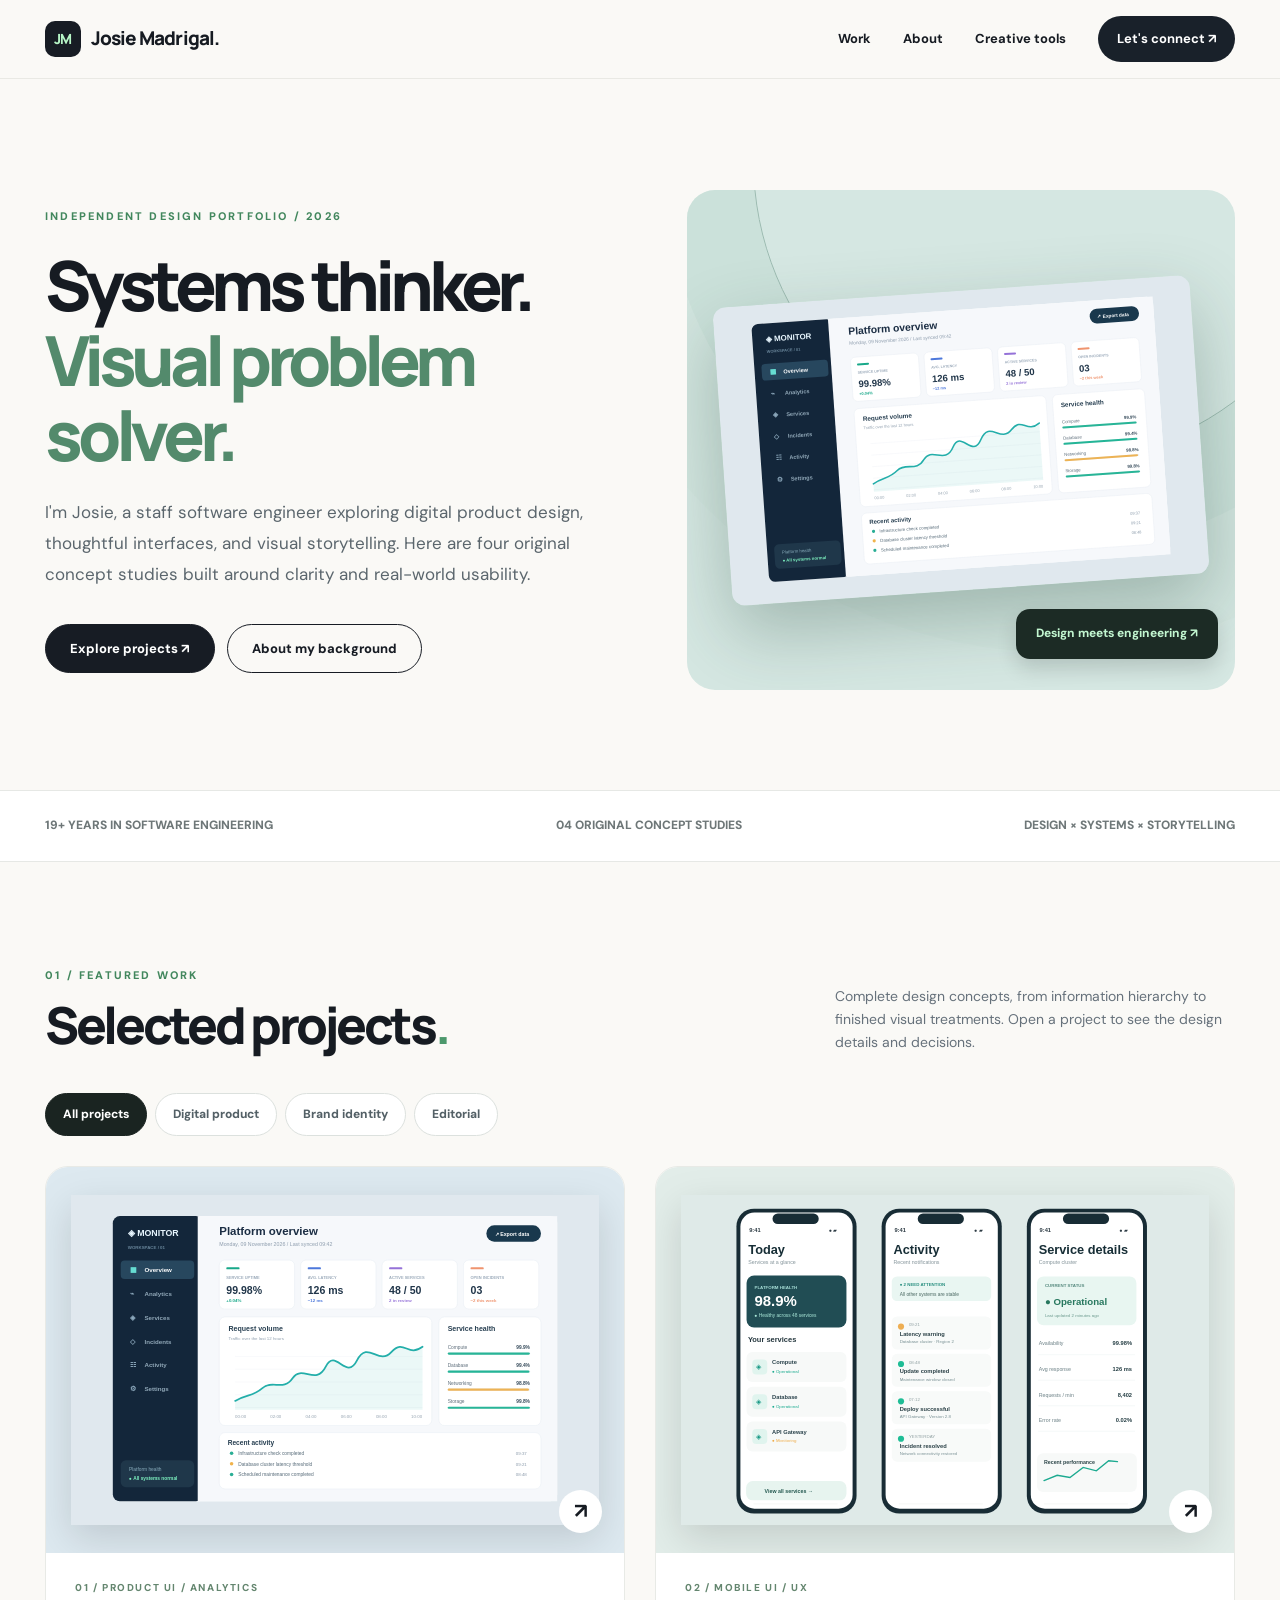
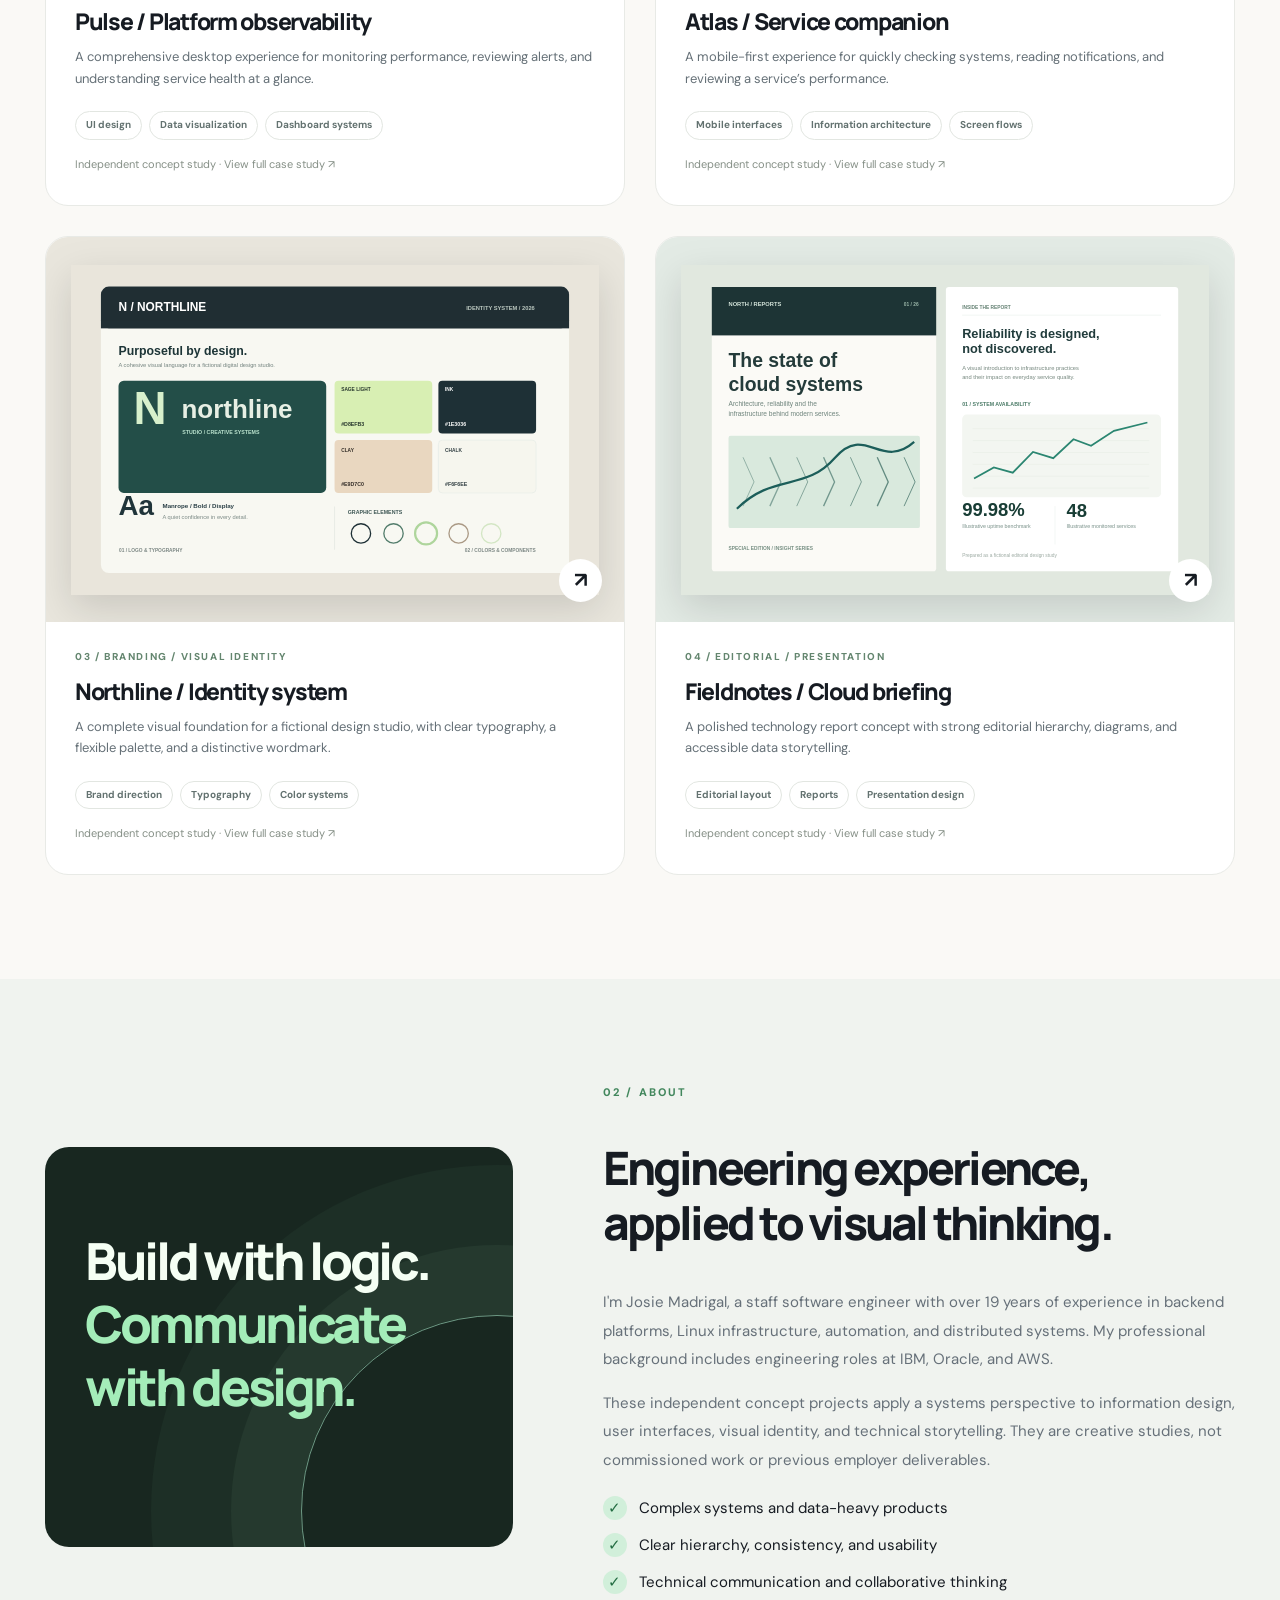
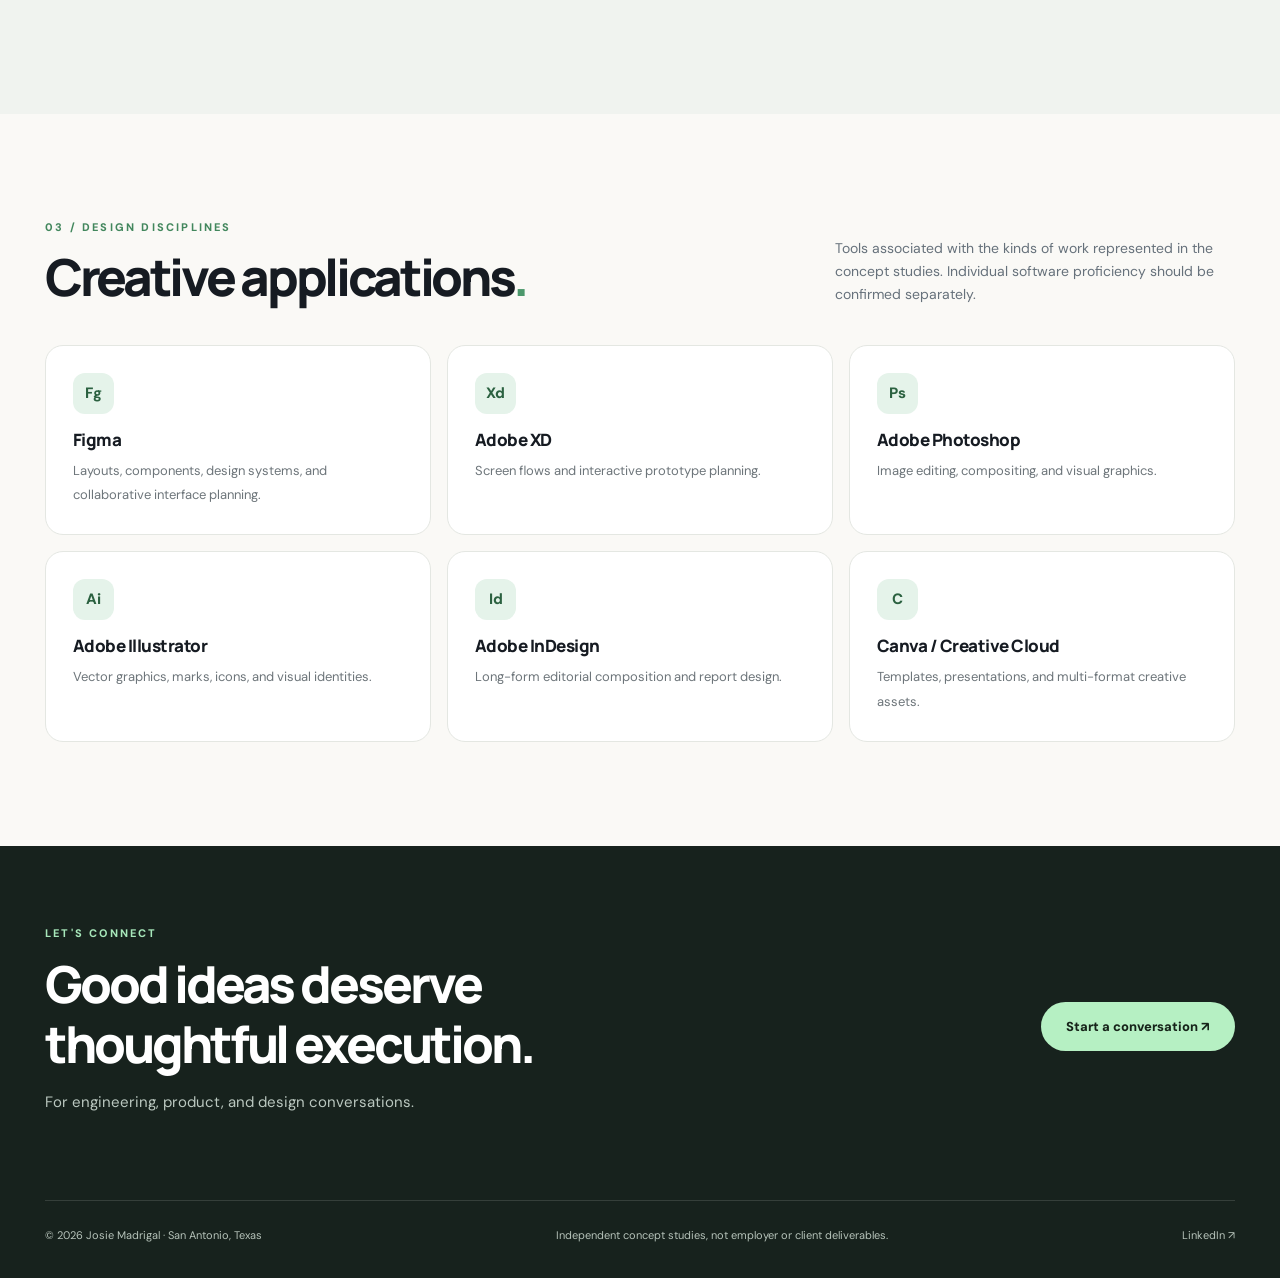
<file: index.html>
<!DOCTYPE html><html lang="en"><head><meta charset="UTF-8"><meta name="viewport" content="width=device-width,initial-scale=1"><meta name="theme-color" content="#faf9f6"><meta name="description" content="Josie Madrigal — selected independent digital product and visual design concept case studies."><title>Digital product & visual design portfolio · Josie Madrigal</title><link rel="stylesheet" href="assets/style.css"></head><body><header><div class="wrap nav"><a class="logo" href="index.html"><i>JM</i> Josie Madrigal.</a><button class="menu" id="menu" aria-label="Toggle menu" aria-expanded="false">☰</button><nav class="navlinks" id="navlinks"><a href="index.html#work">Work</a><a href="index.html#about">About</a><a href="index.html#tools">Creative tools</a><a class="navcta" href="index.html#contact">Let's connect ↗</a></nav></div></header><main><section class="hero" id="home"><div class="wrap hero-inner"><div><div class="eyebrow spark">INDEPENDENT DESIGN PORTFOLIO / 2026</div><h1>Systems thinker.<br><span>Visual problem solver.</span></h1><p class="lead">I'm Josie, a staff software engineer exploring digital product design, thoughtful interfaces, and visual storytelling. Here are four original concept studies built around clarity and real-world usability.</p><div class="buttonrow"><a class="button" href="#work">Explore projects ↗</a><a class="button secondary" href="#about">About my background</a></div></div><div class="hero-art"><img src="assets/dashboard.svg" alt="Polished illustrative infrastructure analytics dashboard"><div class="hero-sticker">Design meets engineering ↗</div></div></div></section><div class="meta-strip"><div class="wrap"><span>19+ YEARS IN SOFTWARE ENGINEERING</span><span>04 ORIGINAL CONCEPT STUDIES</span><span>DESIGN × SYSTEMS × STORYTELLING</span></div></div><section class="section" id="work"><div class="wrap"><div class="section-heading"><div><div class="eyebrow spark">01 / FEATURED WORK</div><h2>Selected projects<span style="color:#4c986c">.</span></h2></div><p>Complete design concepts, from information hierarchy to finished visual treatments. Open a project to see the design details and decisions.</p></div><div class="filters" role="group" aria-label="Filter projects"><button class="filter" data-filter="all" aria-pressed="true">All projects</button><button class="filter" data-filter="ui" aria-pressed="false">Digital product</button><button class="filter" data-filter="visual" aria-pressed="false">Brand identity</button><button class="filter" data-filter="editorial" aria-pressed="false">Editorial</button></div><div class="cards"><article class="workcard" data-category="ui"><a class="workshot" href="projects/platform-observability.html" style="background:#dde9f0" aria-label="Open Pulse / Platform observability case study"><img src="assets/dashboard.svg" alt="Detailed preview of Pulse / Platform observability design concept" loading="lazy"><span class="arrow" aria-hidden="true">↗</span></a><div class="worktext"><div class="category">01 / Product UI / Analytics</div><h3><a href="projects/platform-observability.html">Pulse / Platform observability</a></h3><p>A comprehensive desktop experience for monitoring performance, reviewing alerts, and understanding service health at a glance.</p><div class="tagrow"><span class="tag">UI design</span><span class="tag">Data visualization</span><span class="tag">Dashboard systems</span></div><div class="note">Independent concept study · View full case study ↗</div></div></article><article class="workcard" data-category="ui"><a class="workshot" href="projects/service-companion.html" style="background:#e2ede9" aria-label="Open Atlas / Service companion case study"><img src="assets/mobile.svg" alt="Detailed preview of Atlas / Service companion design concept" loading="lazy"><span class="arrow" aria-hidden="true">↗</span></a><div class="worktext"><div class="category">02 / Mobile UI / UX</div><h3><a href="projects/service-companion.html">Atlas / Service companion</a></h3><p>A mobile-first experience for quickly checking systems, reading notifications, and reviewing a service’s performance.</p><div class="tagrow"><span class="tag">Mobile interfaces</span><span class="tag">Information architecture</span><span class="tag">Screen flows</span></div><div class="note">Independent concept study · View full case study ↗</div></div></article><article class="workcard" data-category="visual"><a class="workshot" href="projects/northline-identity.html" style="background:#e9e6dd" aria-label="Open Northline / Identity system case study"><img src="assets/brand.svg" alt="Detailed preview of Northline / Identity system design concept" loading="lazy"><span class="arrow" aria-hidden="true">↗</span></a><div class="worktext"><div class="category">03 / Branding / Visual identity</div><h3><a href="projects/northline-identity.html">Northline / Identity system</a></h3><p>A complete visual foundation for a fictional design studio, with clear typography, a flexible palette, and a distinctive wordmark.</p><div class="tagrow"><span class="tag">Brand direction</span><span class="tag">Typography</span><span class="tag">Color systems</span></div><div class="note">Independent concept study · View full case study ↗</div></div></article><article class="workcard" data-category="editorial"><a class="workshot" href="projects/cloud-briefing.html" style="background:#e3ebe5" aria-label="Open Fieldnotes / Cloud briefing case study"><img src="assets/editorial.svg" alt="Detailed preview of Fieldnotes / Cloud briefing design concept" loading="lazy"><span class="arrow" aria-hidden="true">↗</span></a><div class="worktext"><div class="category">04 / Editorial / Presentation</div><h3><a href="projects/cloud-briefing.html">Fieldnotes / Cloud briefing</a></h3><p>A polished technology report concept with strong editorial hierarchy, diagrams, and accessible data storytelling.</p><div class="tagrow"><span class="tag">Editorial layout</span><span class="tag">Reports</span><span class="tag">Presentation design</span></div><div class="note">Independent concept study · View full case study ↗</div></div></article></div></div></section><section class="section alt" id="about"><div class="wrap bio-grid"><div class="bio-art"><h2>Build with logic.<br><em>Communicate with design.</em></h2></div><div class="bio-copy"><div class="eyebrow spark">02 / ABOUT</div><h2>Engineering experience, applied to visual thinking.</h2><p>I'm Josie Madrigal, a staff software engineer with over 19 years of experience in backend platforms, Linux infrastructure, automation, and distributed systems. My professional background includes engineering roles at IBM, Oracle, and AWS.</p><p>These independent concept projects apply a systems perspective to information design, user interfaces, visual identity, and technical storytelling. They are creative studies, not commissioned work or previous employer deliverables.</p><ul class="bullets"><li>Complex systems and data-heavy products</li><li>Clear hierarchy, consistency, and usability</li><li>Technical communication and collaborative thinking</li></ul></div></div></section><section class="section" id="tools"><div class="wrap"><div class="section-heading"><div><div class="eyebrow spark">03 / DESIGN DISCIPLINES</div><h2>Creative applications<span style="color:#4c986c">.</span></h2></div><p>Tools associated with the kinds of work represented in the concept studies. Individual software proficiency should be confirmed separately.</p></div><div class="tools"><div class="tool"><div class="toolicon">Fg</div><b>Figma</b><span>Layouts, components, design systems, and collaborative interface planning.</span></div><div class="tool"><div class="toolicon">Xd</div><b>Adobe XD</b><span>Screen flows and interactive prototype planning.</span></div><div class="tool"><div class="toolicon">Ps</div><b>Adobe Photoshop</b><span>Image editing, compositing, and visual graphics.</span></div><div class="tool"><div class="toolicon">Ai</div><b>Adobe Illustrator</b><span>Vector graphics, marks, icons, and visual identities.</span></div><div class="tool"><div class="toolicon">Id</div><b>Adobe InDesign</b><span>Long-form editorial composition and report design.</span></div><div class="tool"><div class="toolicon">C</div><b>Canva / Creative Cloud</b><span>Templates, presentations, and multi-format creative assets.</span></div></div></div></section></main><footer class="footer" id="contact"><div class="wrap"><div class="footer-inner"><div><div class="eyebrow" style="color:#a7e7ba">LET'S CONNECT</div><h2>Good ideas deserve<br>thoughtful execution.</h2><p>For engineering, product, and design conversations.</p></div><a class="button" href="mailto:josiemadrigal251@gmail.com?subject=Portfolio%20Inquiry">Start a conversation ↗</a></div><div class="fineprint"><span>© 2026 Josie Madrigal · San Antonio, Texas</span><span>Independent concept studies, not employer or client deliverables.</span><a href="https://www.linkedin.com/in/josie-madrigal-56b614447" target="_blank" rel="noopener">LinkedIn ↗</a></div></div></footer><script>const m=document.getElementById('menu'),n=document.getElementById('navlinks');m?.addEventListener('click',()=>{const on=n.classList.toggle('open');m.setAttribute('aria-expanded',String(on));m.textContent=on?'×':'☰'});document.querySelectorAll('.navlinks a').forEach(a=>a.addEventListener('click',()=>{n.classList.remove('open');if(m)m.setAttribute('aria-expanded','false')}));document.querySelectorAll('[data-filter]').forEach(btn=>btn.addEventListener('click',()=>{let v=btn.dataset.filter;document.querySelectorAll('[data-filter]').forEach(b=>b.setAttribute('aria-pressed',String(b===btn)));document.querySelectorAll('[data-category]').forEach(el=>{el.hidden=v!=='all'&&el.dataset.category!==v})}));</script></body></html>
</file>
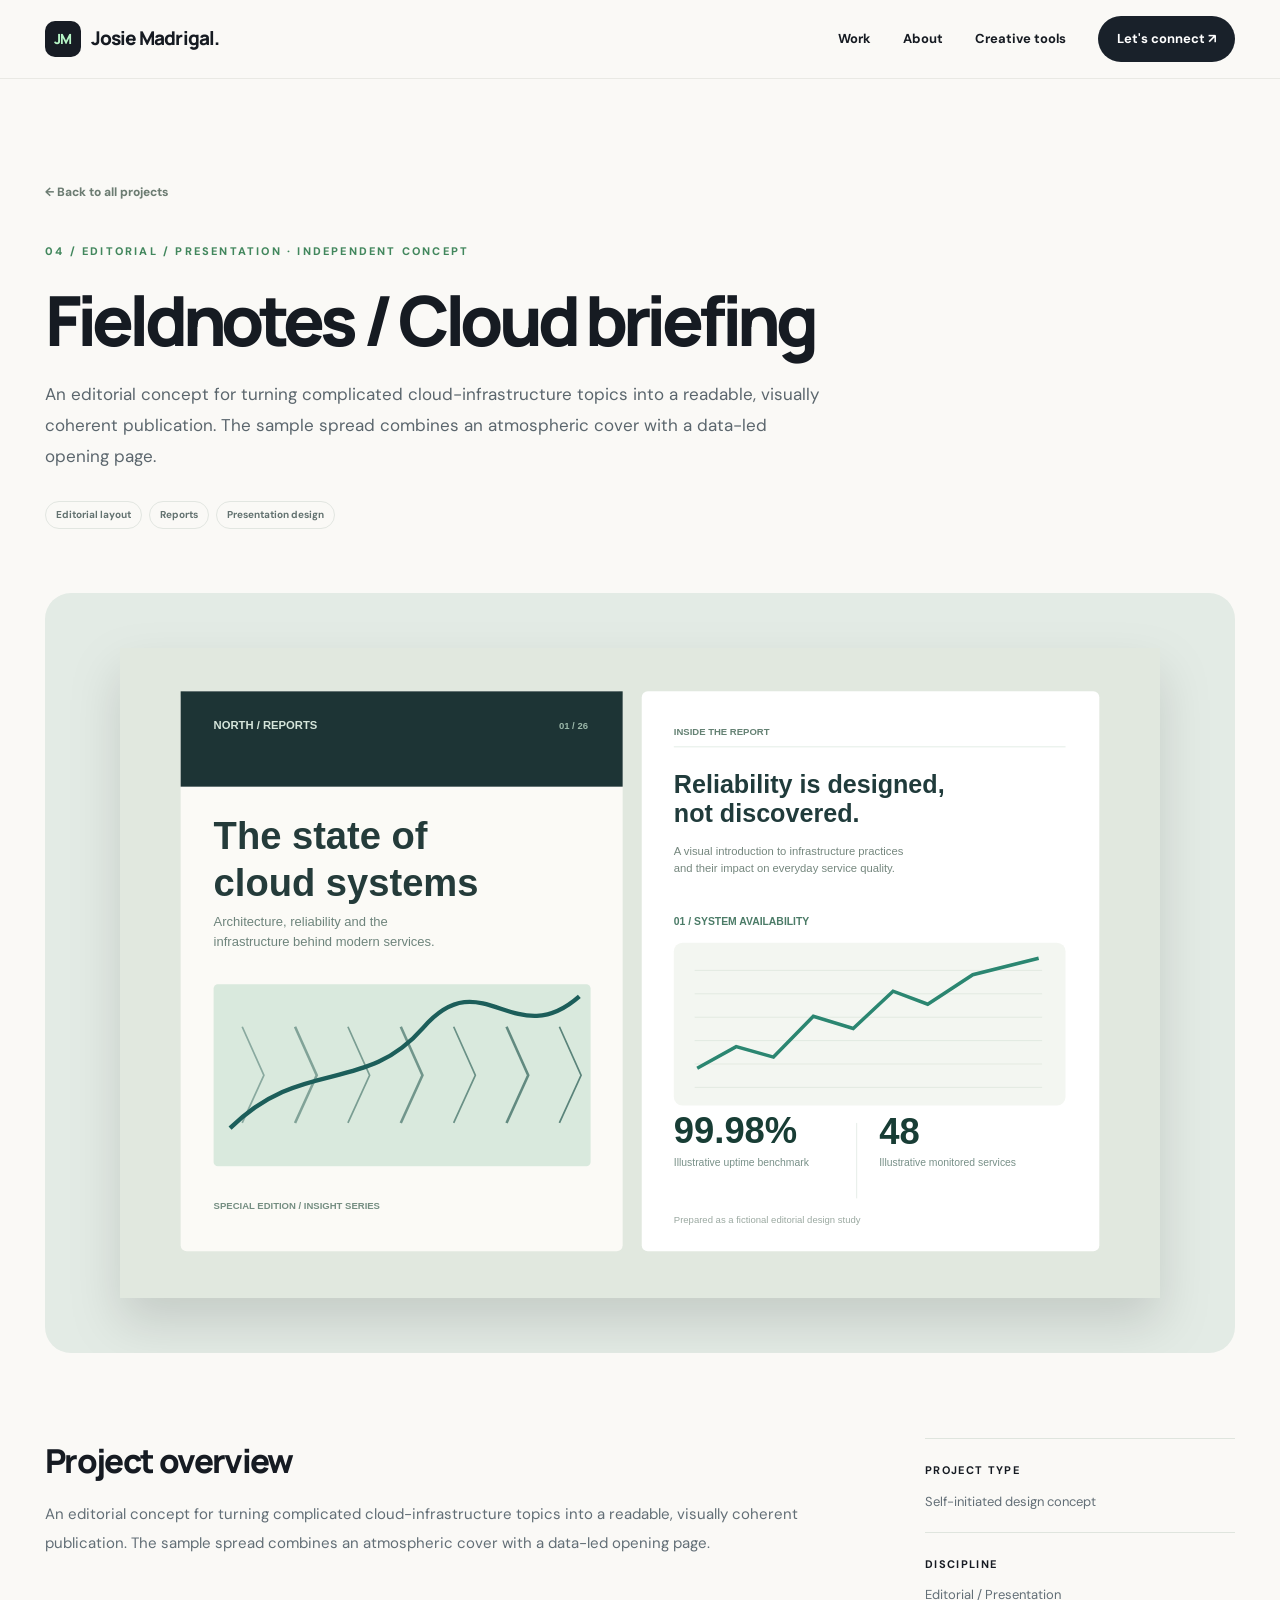
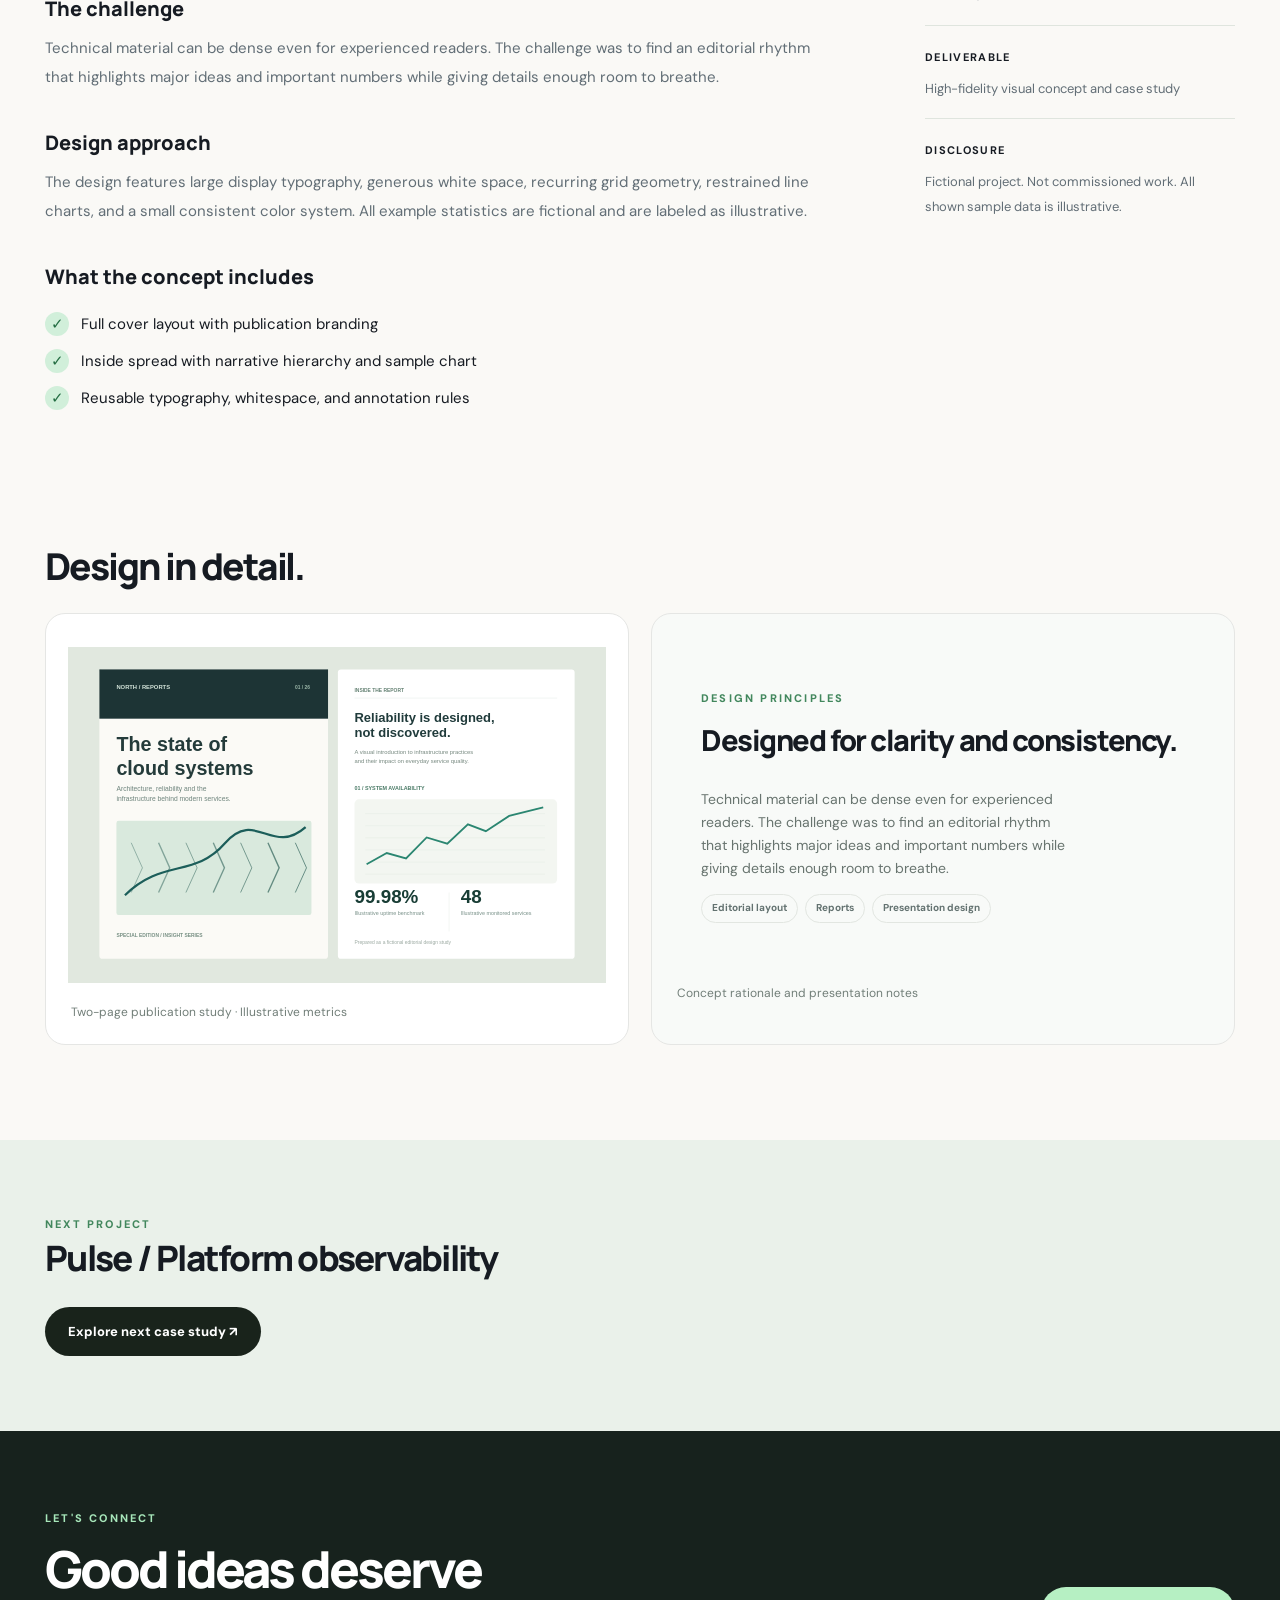
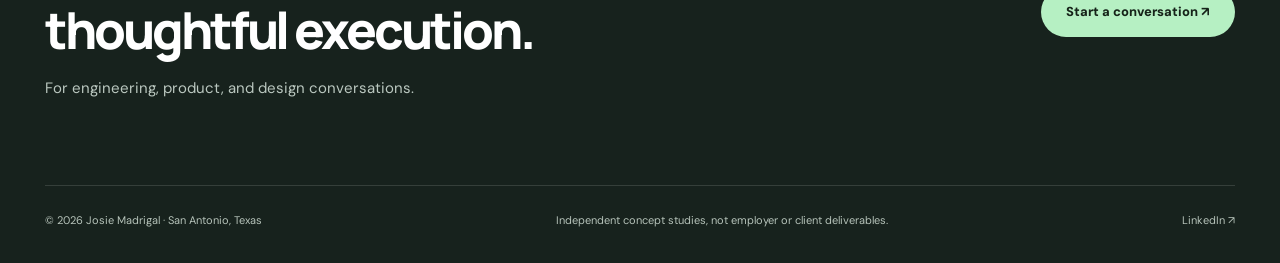
<file: projects/cloud-briefing.html>
<!DOCTYPE html><html lang="en"><head><meta charset="UTF-8"><meta name="viewport" content="width=device-width,initial-scale=1"><meta name="theme-color" content="#faf9f6"><meta name="description" content="Josie Madrigal — selected independent digital product and visual design concept case studies."><title>Fieldnotes / Cloud briefing · Josie Madrigal</title><link rel="stylesheet" href="../assets/style.css"></head><body><header><div class="wrap nav"><a class="logo" href="../index.html"><i>JM</i> Josie Madrigal.</a><button class="menu" id="menu" aria-label="Toggle menu" aria-expanded="false">☰</button><nav class="navlinks" id="navlinks"><a href="../index.html#work">Work</a><a href="../index.html#about">About</a><a href="../index.html#tools">Creative tools</a><a class="navcta" href="../index.html#contact">Let's connect ↗</a></nav></div></header><main><section class="case-hero"><div class="wrap"><a href="../index.html#work" class="back">← Back to all projects</a><div class="eyebrow spark" style="margin-top:38px">04 / EDITORIAL / PRESENTATION · INDEPENDENT CONCEPT</div><h1>Fieldnotes / Cloud briefing</h1><p class="lead">An editorial concept for turning complicated cloud-infrastructure topics into a readable, visually coherent publication. The sample spread combines an atmospheric cover with a data-led opening page.</p><div class="tagrow"><span class="tag">Editorial layout</span><span class="tag">Reports</span><span class="tag">Presentation design</span></div></div></section><section class="wrap"><div class="case-preview" style="background:#e3ebe5"><img src="../assets/editorial.svg" alt="Full designed visual concept: Fieldnotes / Cloud briefing"></div></section><section class="wrap case-layout"><div><h2>Project overview</h2><p>An editorial concept for turning complicated cloud-infrastructure topics into a readable, visually coherent publication. The sample spread combines an atmospheric cover with a data-led opening page.</p><h3>The challenge</h3><p>Technical material can be dense even for experienced readers. The challenge was to find an editorial rhythm that highlights major ideas and important numbers while giving details enough room to breathe.</p><h3>Design approach</h3><p>The design features large display typography, generous white space, recurring grid geometry, restrained line charts, and a small consistent color system. All example statistics are fictional and are labeled as illustrative.</p><h3>What the concept includes</h3><ul class="bullets"><li>Full cover layout with publication branding</li><li>Inside spread with narrative hierarchy and sample chart</li><li>Reusable typography, whitespace, and annotation rules</li></ul></div><aside><div class="case-facts"><b>Project type</b><p>Self-initiated design concept</p></div><div class="case-facts"><b>Discipline</b><p>Editorial / Presentation</p></div><div class="case-facts"><b>Deliverable</b><p>High-fidelity visual concept and case study</p></div><div class="case-facts"><b>Disclosure</b><p>Fictional project. Not commissioned work. All shown sample data is illustrative.</p></div></aside></section><section class="wrap gallery"><h2>Design in detail.</h2><div class="gallery-grid"><figure class="gallery-figure"><img src="../assets/editorial.svg" alt="Full composition of Fieldnotes / Cloud briefing"><figcaption>Two-page publication study · Illustrative metrics</figcaption></figure><figure class="gallery-figure" style="background:#f8faf8"><div style="padding:27px;display:flex;flex-direction:column;justify-content:center;min-height:340px"><span class="eyebrow spark">DESIGN PRINCIPLES</span><h3 style="font:800 29px/1.2 Manrope;letter-spacing:-.05em;margin:16px 0">Designed for clarity and consistency.</h3><p style="font-size:14px;color:#68746f;max-width:370px">Technical material can be dense even for experienced readers. The challenge was to find an editorial rhythm that highlights major ideas and important numbers while giving details enough room to breathe.</p><div class="tagrow"><span class="tag">Editorial layout</span><span class="tag">Reports</span><span class="tag">Presentation design</span></div></div><figcaption>Concept rationale and presentation notes</figcaption></figure></div></section><section class="case-bottom"><div class="wrap"><div class="eyebrow spark">NEXT PROJECT</div><h2>Pulse / Platform observability</h2><a href="platform-observability.html">Explore next case study ↗</a></div></section></main><footer class="footer" id="contact"><div class="wrap"><div class="footer-inner"><div><div class="eyebrow" style="color:#a7e7ba">LET'S CONNECT</div><h2>Good ideas deserve<br>thoughtful execution.</h2><p>For engineering, product, and design conversations.</p></div><a class="button" href="mailto:josiemadrigal251@gmail.com?subject=Portfolio%20Inquiry">Start a conversation ↗</a></div><div class="fineprint"><span>© 2026 Josie Madrigal · San Antonio, Texas</span><span>Independent concept studies, not employer or client deliverables.</span><a href="https://www.linkedin.com/in/josie-madrigal-56b614447" target="_blank" rel="noopener">LinkedIn ↗</a></div></div></footer><script>const m=document.getElementById('menu'),n=document.getElementById('navlinks');m?.addEventListener('click',()=>{const on=n.classList.toggle('open');m.setAttribute('aria-expanded',String(on));m.textContent=on?'×':'☰'});document.querySelectorAll('.navlinks a').forEach(a=>a.addEventListener('click',()=>{n.classList.remove('open');if(m)m.setAttribute('aria-expanded','false')}));document.querySelectorAll('[data-filter]').forEach(btn=>btn.addEventListener('click',()=>{let v=btn.dataset.filter;document.querySelectorAll('[data-filter]').forEach(b=>b.setAttribute('aria-pressed',String(b===btn)));document.querySelectorAll('[data-category]').forEach(el=>{el.hidden=v!=='all'&&el.dataset.category!==v})}));</script></body></html>
</file>
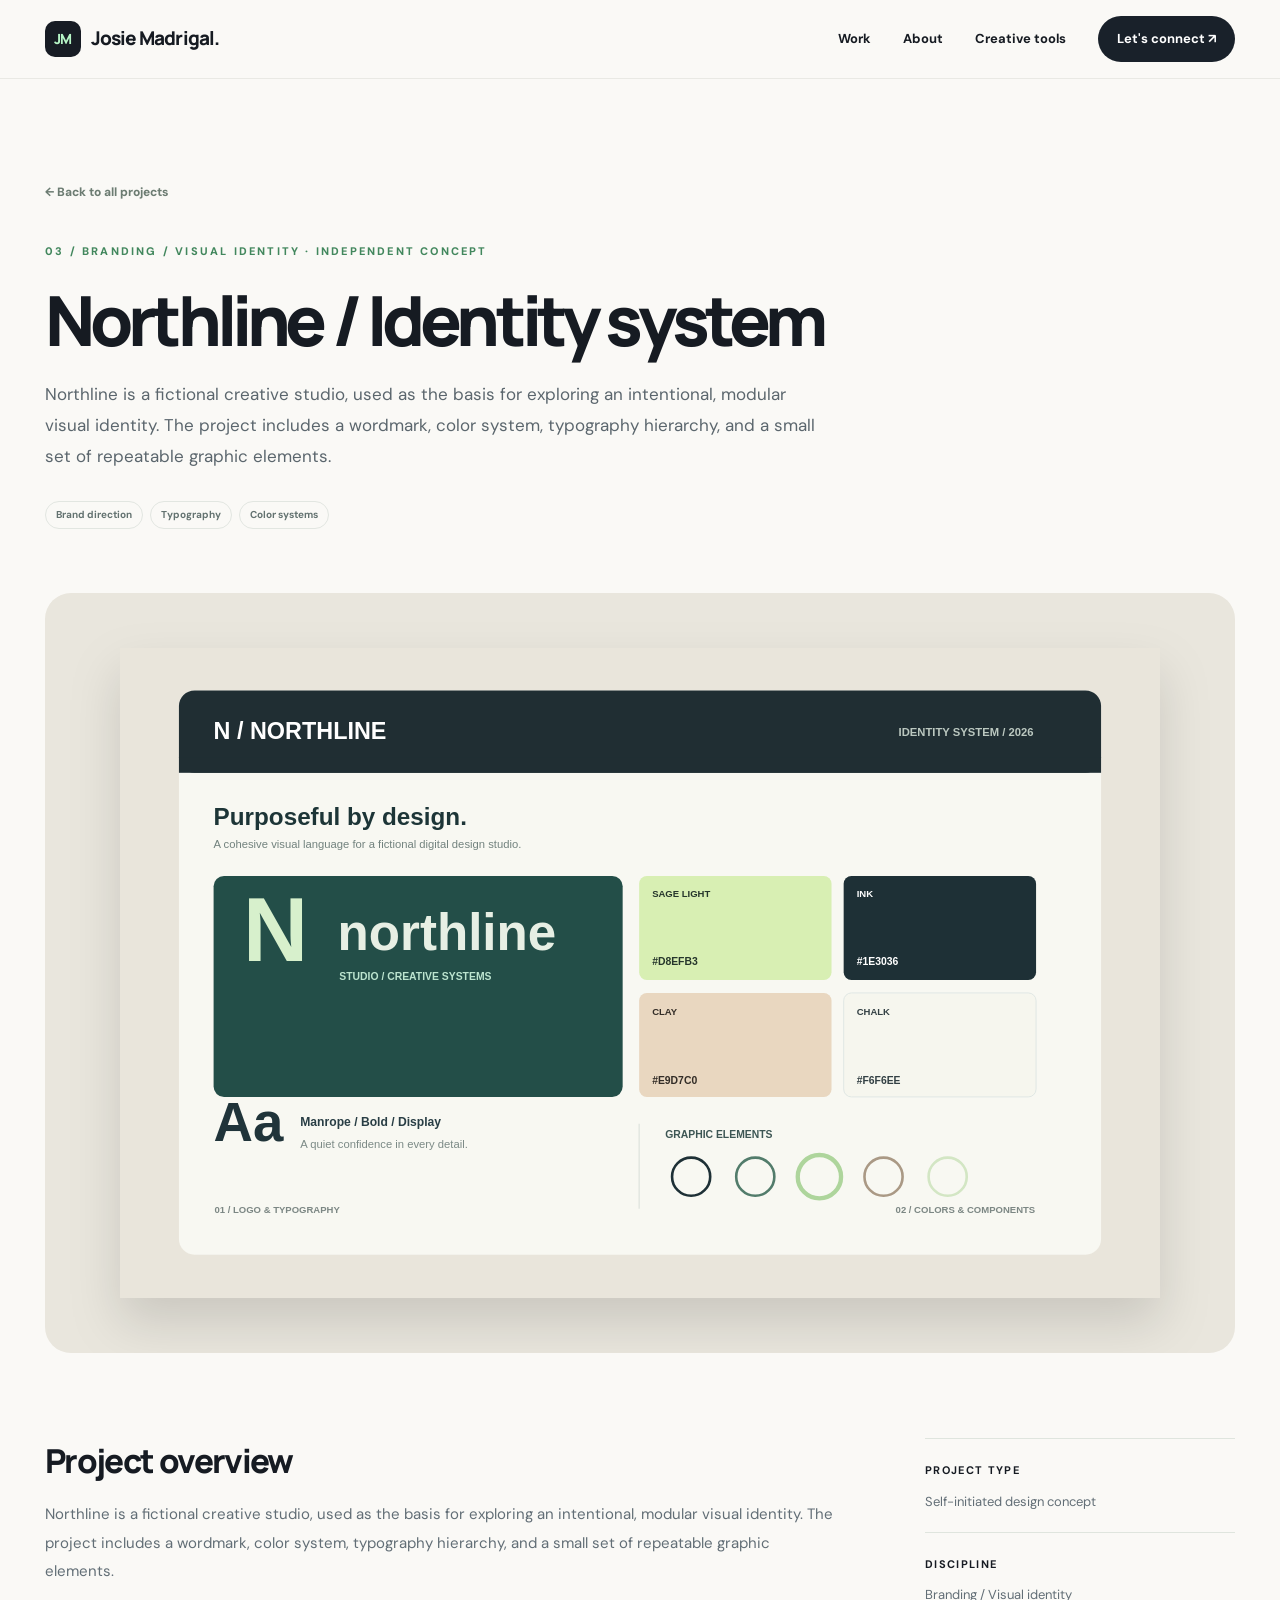
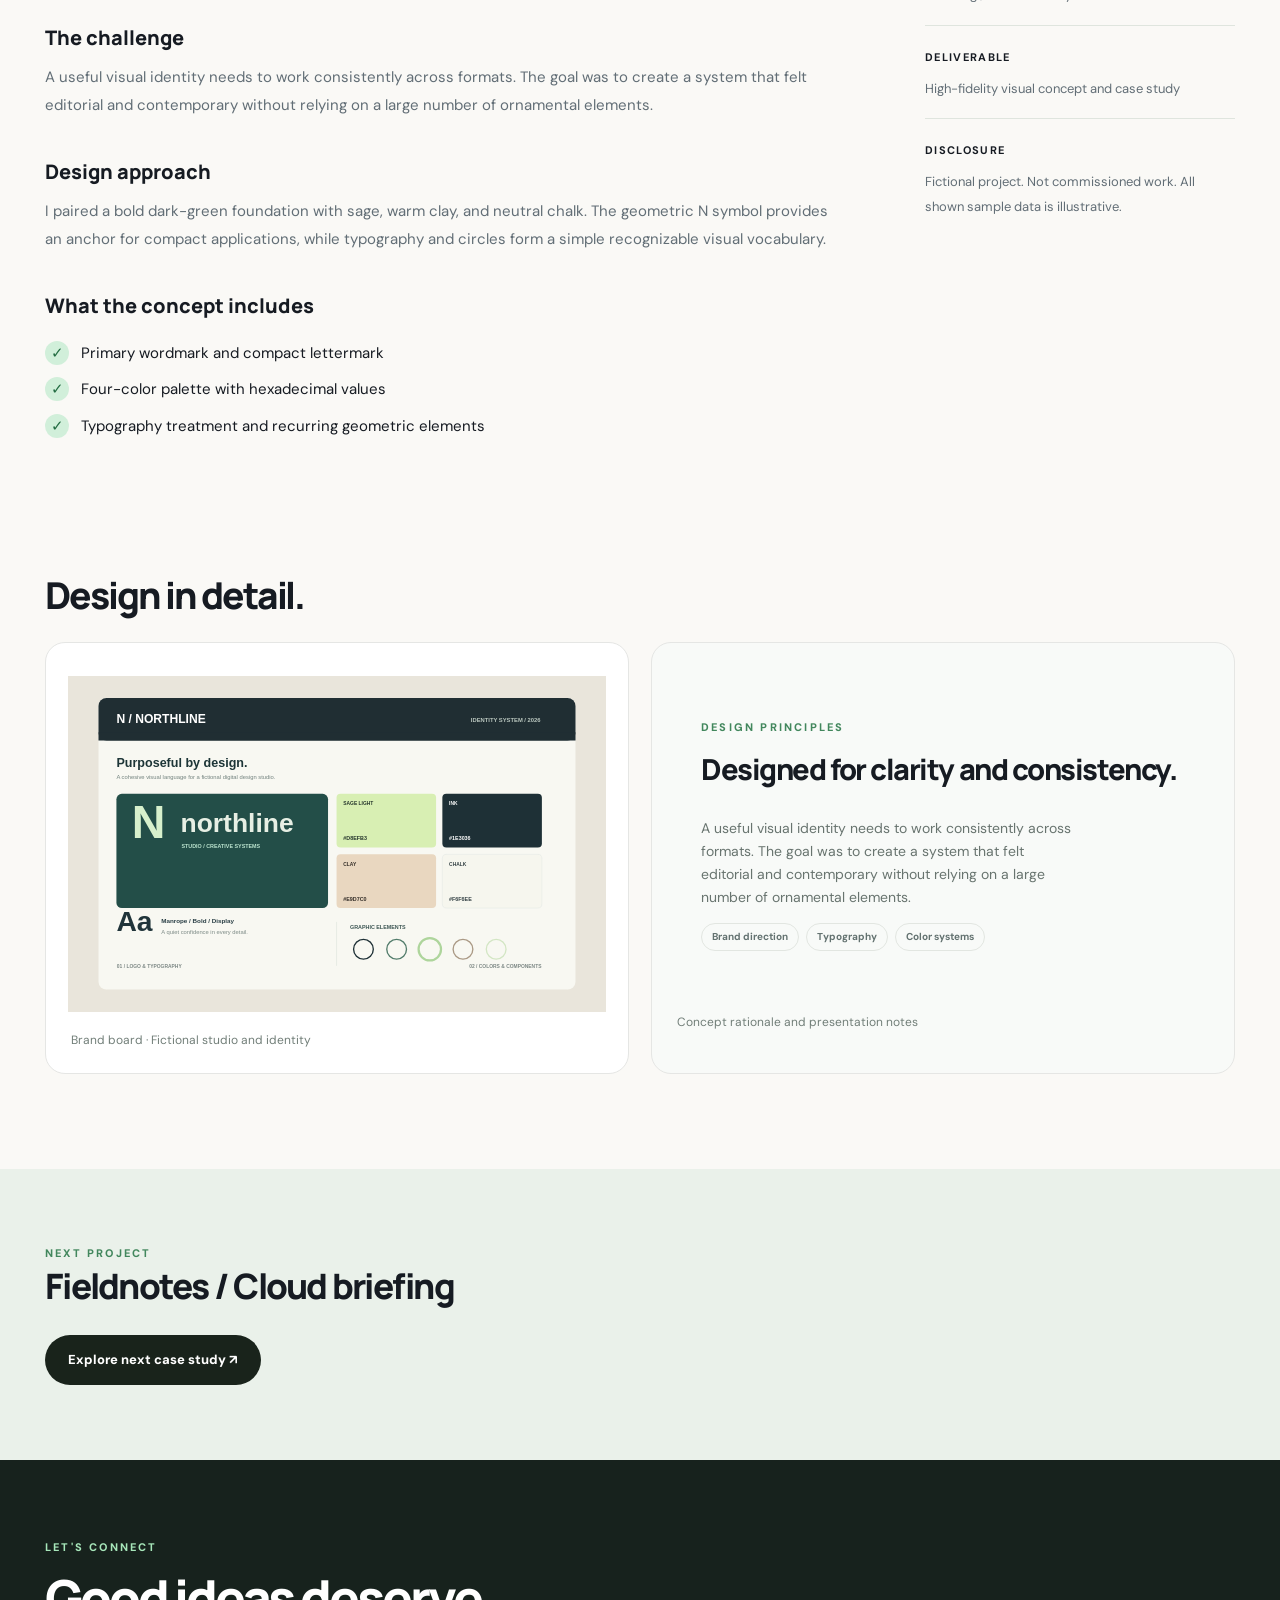
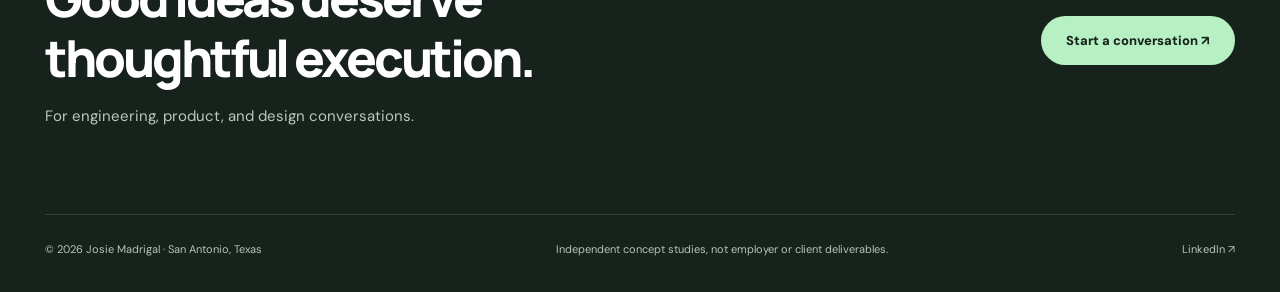
<file: projects/northline-identity.html>
<!DOCTYPE html><html lang="en"><head><meta charset="UTF-8"><meta name="viewport" content="width=device-width,initial-scale=1"><meta name="theme-color" content="#faf9f6"><meta name="description" content="Josie Madrigal — selected independent digital product and visual design concept case studies."><title>Northline / Identity system · Josie Madrigal</title><link rel="stylesheet" href="../assets/style.css"></head><body><header><div class="wrap nav"><a class="logo" href="../index.html"><i>JM</i> Josie Madrigal.</a><button class="menu" id="menu" aria-label="Toggle menu" aria-expanded="false">☰</button><nav class="navlinks" id="navlinks"><a href="../index.html#work">Work</a><a href="../index.html#about">About</a><a href="../index.html#tools">Creative tools</a><a class="navcta" href="../index.html#contact">Let's connect ↗</a></nav></div></header><main><section class="case-hero"><div class="wrap"><a href="../index.html#work" class="back">← Back to all projects</a><div class="eyebrow spark" style="margin-top:38px">03 / BRANDING / VISUAL IDENTITY · INDEPENDENT CONCEPT</div><h1>Northline / Identity system</h1><p class="lead">Northline is a fictional creative studio, used as the basis for exploring an intentional, modular visual identity. The project includes a wordmark, color system, typography hierarchy, and a small set of repeatable graphic elements.</p><div class="tagrow"><span class="tag">Brand direction</span><span class="tag">Typography</span><span class="tag">Color systems</span></div></div></section><section class="wrap"><div class="case-preview" style="background:#e9e6dd"><img src="../assets/brand.svg" alt="Full designed visual concept: Northline / Identity system"></div></section><section class="wrap case-layout"><div><h2>Project overview</h2><p>Northline is a fictional creative studio, used as the basis for exploring an intentional, modular visual identity. The project includes a wordmark, color system, typography hierarchy, and a small set of repeatable graphic elements.</p><h3>The challenge</h3><p>A useful visual identity needs to work consistently across formats. The goal was to create a system that felt editorial and contemporary without relying on a large number of ornamental elements.</p><h3>Design approach</h3><p>I paired a bold dark-green foundation with sage, warm clay, and neutral chalk. The geometric N symbol provides an anchor for compact applications, while typography and circles form a simple recognizable visual vocabulary.</p><h3>What the concept includes</h3><ul class="bullets"><li>Primary wordmark and compact lettermark</li><li>Four-color palette with hexadecimal values</li><li>Typography treatment and recurring geometric elements</li></ul></div><aside><div class="case-facts"><b>Project type</b><p>Self-initiated design concept</p></div><div class="case-facts"><b>Discipline</b><p>Branding / Visual identity</p></div><div class="case-facts"><b>Deliverable</b><p>High-fidelity visual concept and case study</p></div><div class="case-facts"><b>Disclosure</b><p>Fictional project. Not commissioned work. All shown sample data is illustrative.</p></div></aside></section><section class="wrap gallery"><h2>Design in detail.</h2><div class="gallery-grid"><figure class="gallery-figure"><img src="../assets/brand.svg" alt="Full composition of Northline / Identity system"><figcaption>Brand board · Fictional studio and identity</figcaption></figure><figure class="gallery-figure" style="background:#f8faf8"><div style="padding:27px;display:flex;flex-direction:column;justify-content:center;min-height:340px"><span class="eyebrow spark">DESIGN PRINCIPLES</span><h3 style="font:800 29px/1.2 Manrope;letter-spacing:-.05em;margin:16px 0">Designed for clarity and consistency.</h3><p style="font-size:14px;color:#68746f;max-width:370px">A useful visual identity needs to work consistently across formats. The goal was to create a system that felt editorial and contemporary without relying on a large number of ornamental elements.</p><div class="tagrow"><span class="tag">Brand direction</span><span class="tag">Typography</span><span class="tag">Color systems</span></div></div><figcaption>Concept rationale and presentation notes</figcaption></figure></div></section><section class="case-bottom"><div class="wrap"><div class="eyebrow spark">NEXT PROJECT</div><h2>Fieldnotes / Cloud briefing</h2><a href="cloud-briefing.html">Explore next case study ↗</a></div></section></main><footer class="footer" id="contact"><div class="wrap"><div class="footer-inner"><div><div class="eyebrow" style="color:#a7e7ba">LET'S CONNECT</div><h2>Good ideas deserve<br>thoughtful execution.</h2><p>For engineering, product, and design conversations.</p></div><a class="button" href="mailto:josiemadrigal251@gmail.com?subject=Portfolio%20Inquiry">Start a conversation ↗</a></div><div class="fineprint"><span>© 2026 Josie Madrigal · San Antonio, Texas</span><span>Independent concept studies, not employer or client deliverables.</span><a href="https://www.linkedin.com/in/josie-madrigal-56b614447" target="_blank" rel="noopener">LinkedIn ↗</a></div></div></footer><script>const m=document.getElementById('menu'),n=document.getElementById('navlinks');m?.addEventListener('click',()=>{const on=n.classList.toggle('open');m.setAttribute('aria-expanded',String(on));m.textContent=on?'×':'☰'});document.querySelectorAll('.navlinks a').forEach(a=>a.addEventListener('click',()=>{n.classList.remove('open');if(m)m.setAttribute('aria-expanded','false')}));document.querySelectorAll('[data-filter]').forEach(btn=>btn.addEventListener('click',()=>{let v=btn.dataset.filter;document.querySelectorAll('[data-filter]').forEach(b=>b.setAttribute('aria-pressed',String(b===btn)));document.querySelectorAll('[data-category]').forEach(el=>{el.hidden=v!=='all'&&el.dataset.category!==v})}));</script></body></html>
</file>
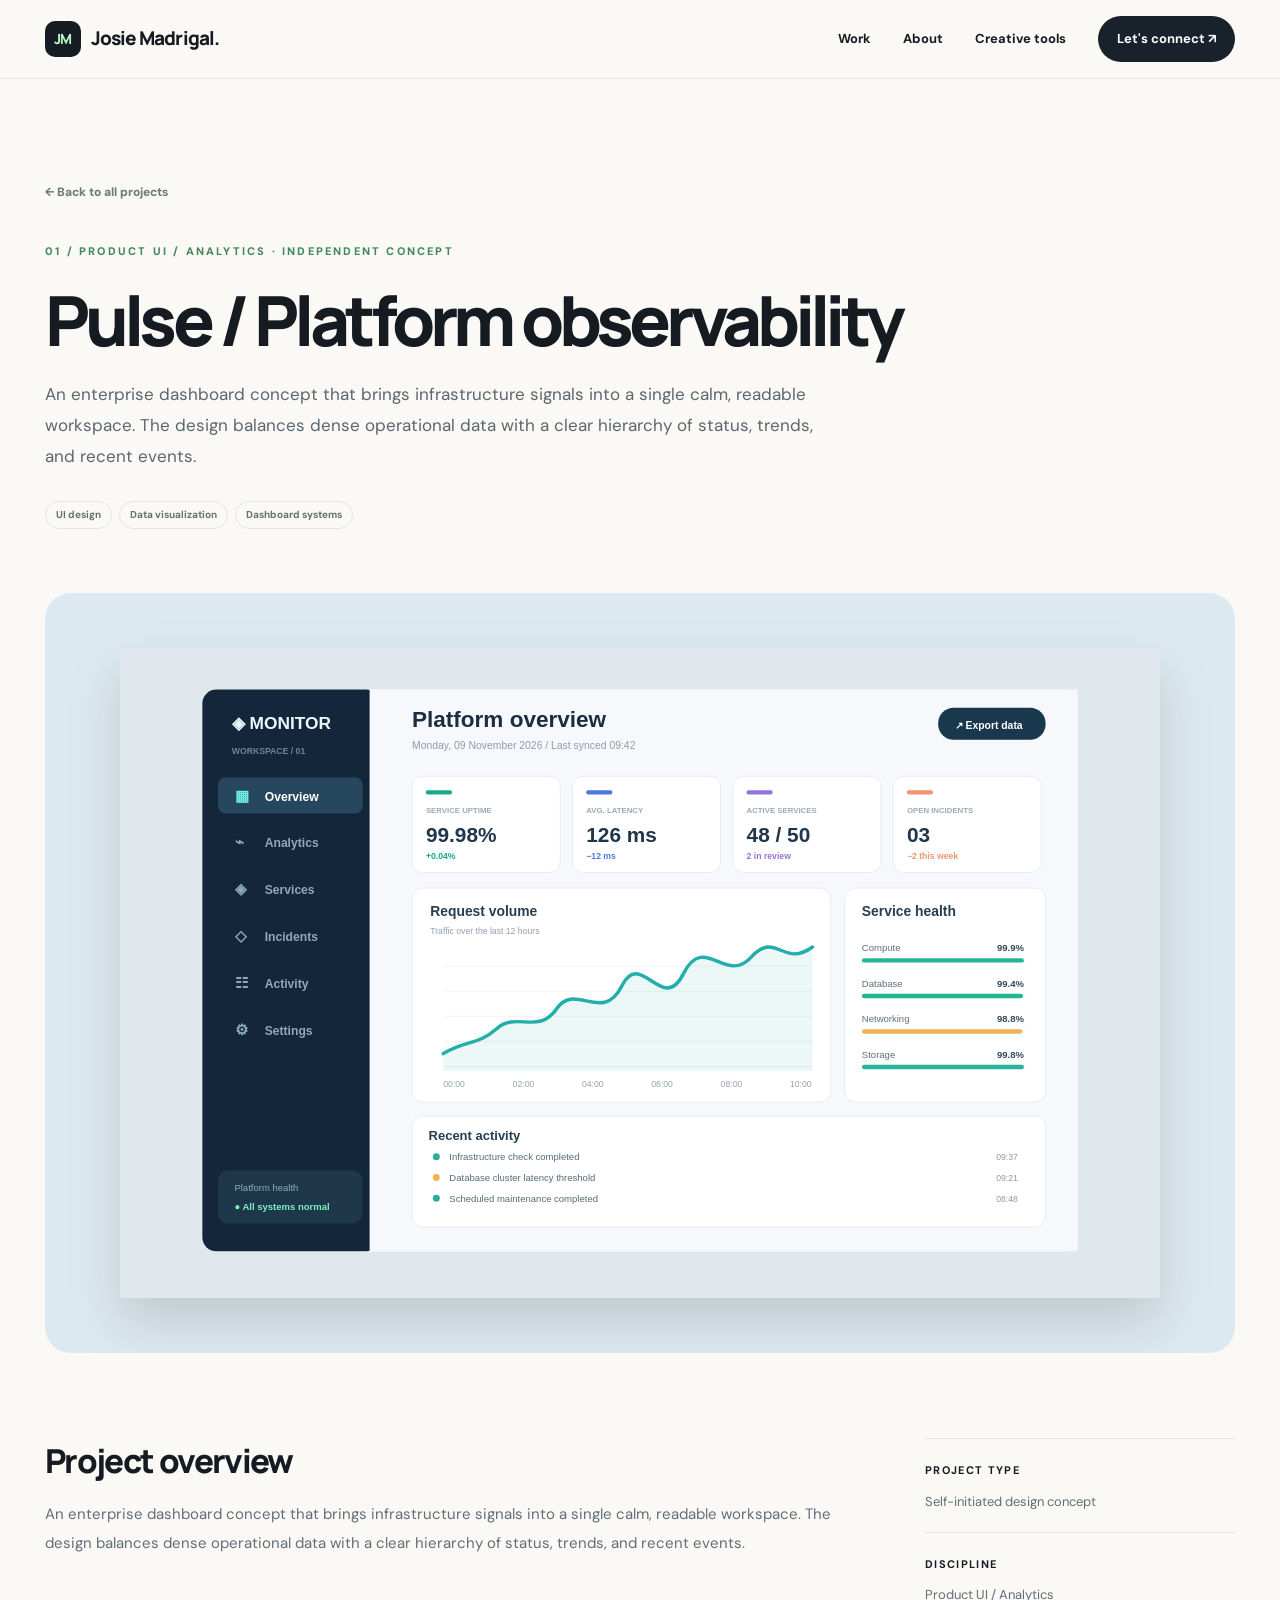
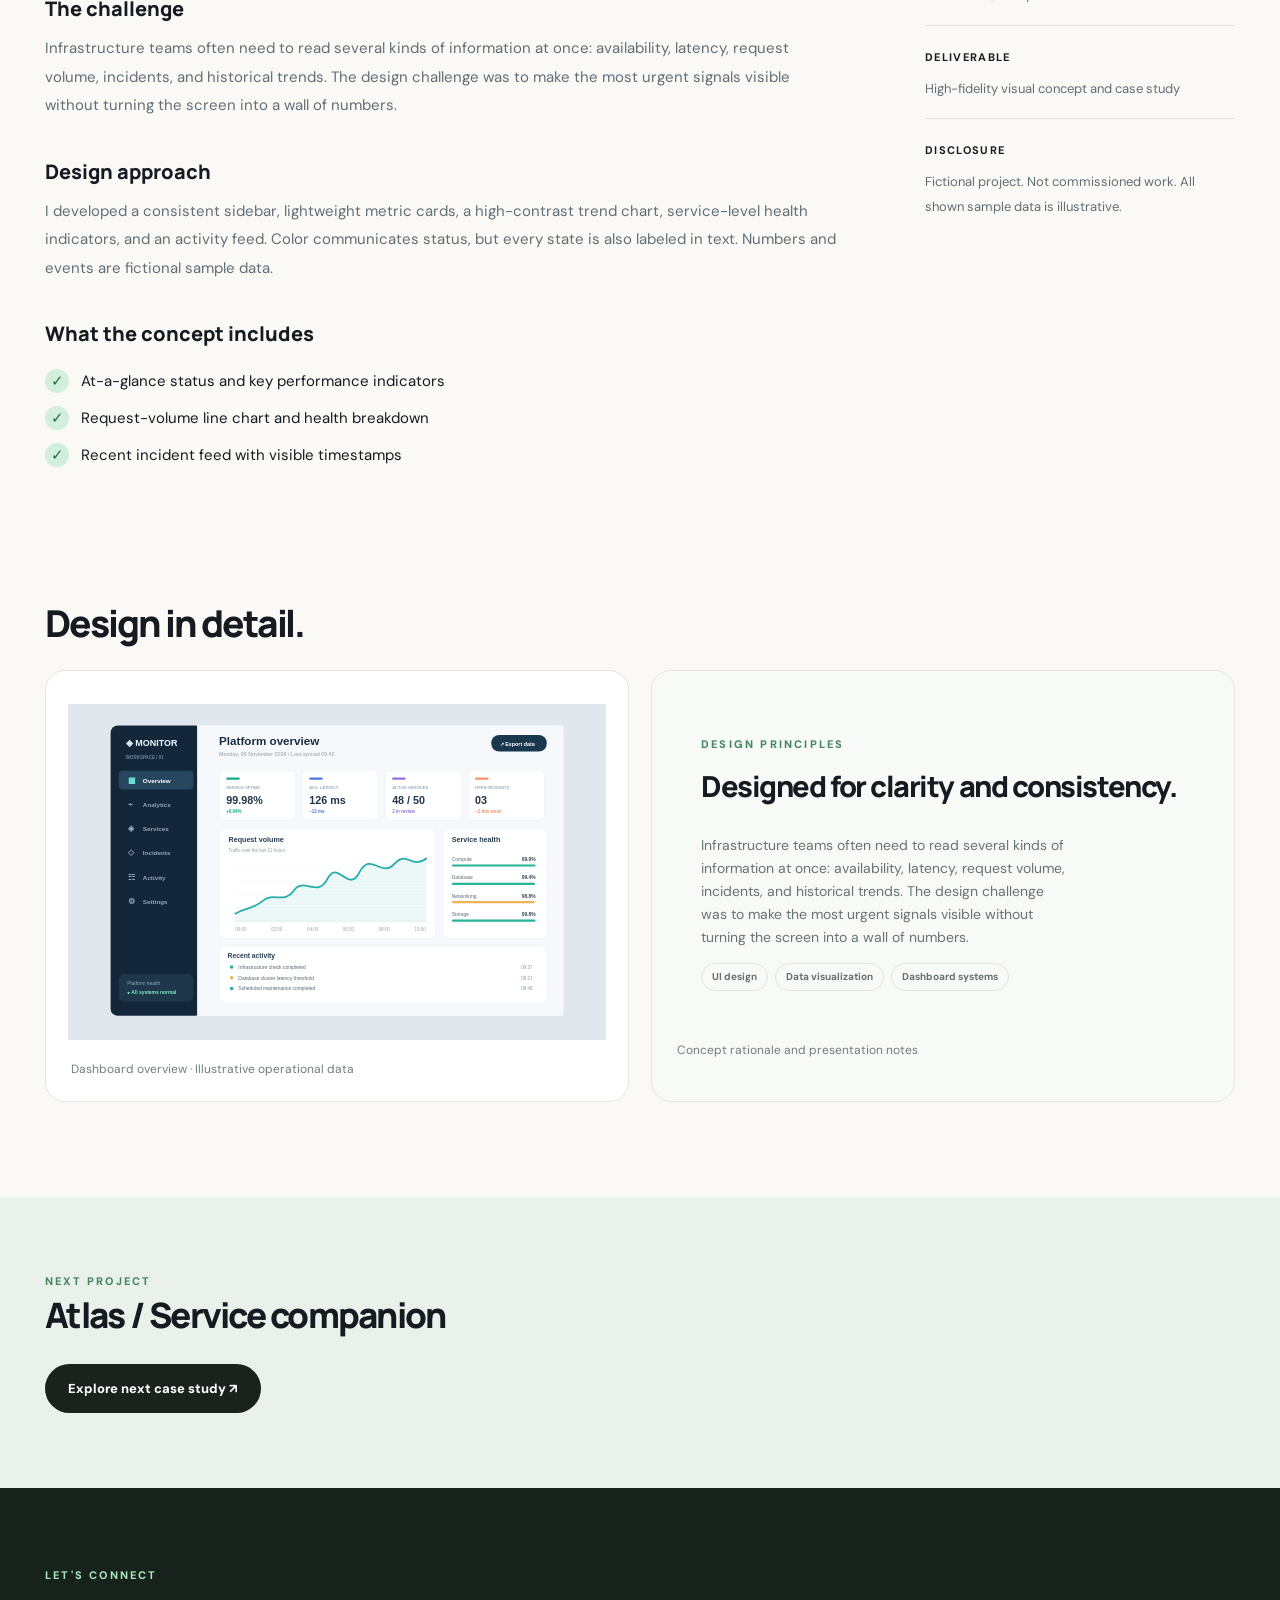
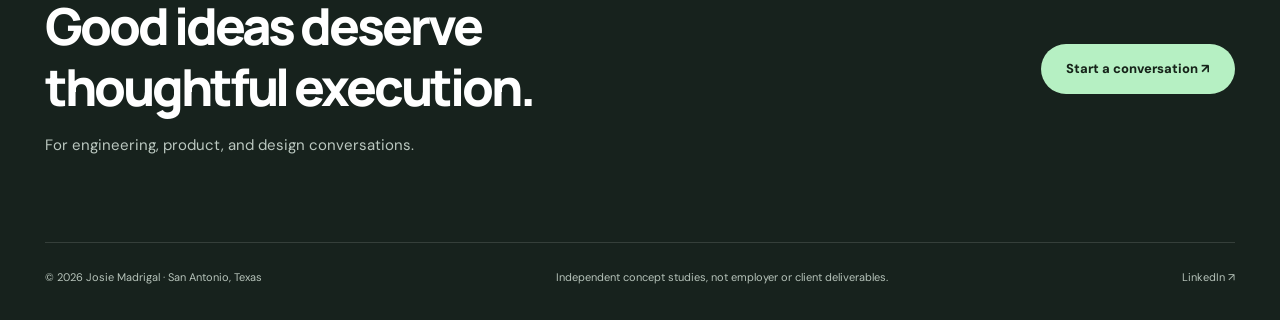
<file: projects/platform-observability.html>
<!DOCTYPE html><html lang="en"><head><meta charset="UTF-8"><meta name="viewport" content="width=device-width,initial-scale=1"><meta name="theme-color" content="#faf9f6"><meta name="description" content="Josie Madrigal — selected independent digital product and visual design concept case studies."><title>Pulse / Platform observability · Josie Madrigal</title><link rel="stylesheet" href="../assets/style.css"></head><body><header><div class="wrap nav"><a class="logo" href="../index.html"><i>JM</i> Josie Madrigal.</a><button class="menu" id="menu" aria-label="Toggle menu" aria-expanded="false">☰</button><nav class="navlinks" id="navlinks"><a href="../index.html#work">Work</a><a href="../index.html#about">About</a><a href="../index.html#tools">Creative tools</a><a class="navcta" href="../index.html#contact">Let's connect ↗</a></nav></div></header><main><section class="case-hero"><div class="wrap"><a href="../index.html#work" class="back">← Back to all projects</a><div class="eyebrow spark" style="margin-top:38px">01 / PRODUCT UI / ANALYTICS · INDEPENDENT CONCEPT</div><h1>Pulse / Platform observability</h1><p class="lead">An enterprise dashboard concept that brings infrastructure signals into a single calm, readable workspace. The design balances dense operational data with a clear hierarchy of status, trends, and recent events.</p><div class="tagrow"><span class="tag">UI design</span><span class="tag">Data visualization</span><span class="tag">Dashboard systems</span></div></div></section><section class="wrap"><div class="case-preview" style="background:#dde9f0"><img src="../assets/dashboard.svg" alt="Full designed visual concept: Pulse / Platform observability"></div></section><section class="wrap case-layout"><div><h2>Project overview</h2><p>An enterprise dashboard concept that brings infrastructure signals into a single calm, readable workspace. The design balances dense operational data with a clear hierarchy of status, trends, and recent events.</p><h3>The challenge</h3><p>Infrastructure teams often need to read several kinds of information at once: availability, latency, request volume, incidents, and historical trends. The design challenge was to make the most urgent signals visible without turning the screen into a wall of numbers.</p><h3>Design approach</h3><p>I developed a consistent sidebar, lightweight metric cards, a high-contrast trend chart, service-level health indicators, and an activity feed. Color communicates status, but every state is also labeled in text. Numbers and events are fictional sample data.</p><h3>What the concept includes</h3><ul class="bullets"><li>At-a-glance status and key performance indicators</li><li>Request-volume line chart and health breakdown</li><li>Recent incident feed with visible timestamps</li></ul></div><aside><div class="case-facts"><b>Project type</b><p>Self-initiated design concept</p></div><div class="case-facts"><b>Discipline</b><p>Product UI / Analytics</p></div><div class="case-facts"><b>Deliverable</b><p>High-fidelity visual concept and case study</p></div><div class="case-facts"><b>Disclosure</b><p>Fictional project. Not commissioned work. All shown sample data is illustrative.</p></div></aside></section><section class="wrap gallery"><h2>Design in detail.</h2><div class="gallery-grid"><figure class="gallery-figure"><img src="../assets/dashboard.svg" alt="Full composition of Pulse / Platform observability"><figcaption>Dashboard overview · Illustrative operational data</figcaption></figure><figure class="gallery-figure" style="background:#f8faf8"><div style="padding:27px;display:flex;flex-direction:column;justify-content:center;min-height:340px"><span class="eyebrow spark">DESIGN PRINCIPLES</span><h3 style="font:800 29px/1.2 Manrope;letter-spacing:-.05em;margin:16px 0">Designed for clarity and consistency.</h3><p style="font-size:14px;color:#68746f;max-width:370px">Infrastructure teams often need to read several kinds of information at once: availability, latency, request volume, incidents, and historical trends. The design challenge was to make the most urgent signals visible without turning the screen into a wall of numbers.</p><div class="tagrow"><span class="tag">UI design</span><span class="tag">Data visualization</span><span class="tag">Dashboard systems</span></div></div><figcaption>Concept rationale and presentation notes</figcaption></figure></div></section><section class="case-bottom"><div class="wrap"><div class="eyebrow spark">NEXT PROJECT</div><h2>Atlas / Service companion</h2><a href="service-companion.html">Explore next case study ↗</a></div></section></main><footer class="footer" id="contact"><div class="wrap"><div class="footer-inner"><div><div class="eyebrow" style="color:#a7e7ba">LET'S CONNECT</div><h2>Good ideas deserve<br>thoughtful execution.</h2><p>For engineering, product, and design conversations.</p></div><a class="button" href="mailto:josiemadrigal251@gmail.com?subject=Portfolio%20Inquiry">Start a conversation ↗</a></div><div class="fineprint"><span>© 2026 Josie Madrigal · San Antonio, Texas</span><span>Independent concept studies, not employer or client deliverables.</span><a href="https://www.linkedin.com/in/josie-madrigal-56b614447" target="_blank" rel="noopener">LinkedIn ↗</a></div></div></footer><script>const m=document.getElementById('menu'),n=document.getElementById('navlinks');m?.addEventListener('click',()=>{const on=n.classList.toggle('open');m.setAttribute('aria-expanded',String(on));m.textContent=on?'×':'☰'});document.querySelectorAll('.navlinks a').forEach(a=>a.addEventListener('click',()=>{n.classList.remove('open');if(m)m.setAttribute('aria-expanded','false')}));document.querySelectorAll('[data-filter]').forEach(btn=>btn.addEventListener('click',()=>{let v=btn.dataset.filter;document.querySelectorAll('[data-filter]').forEach(b=>b.setAttribute('aria-pressed',String(b===btn)));document.querySelectorAll('[data-category]').forEach(el=>{el.hidden=v!=='all'&&el.dataset.category!==v})}));</script></body></html>
</file>
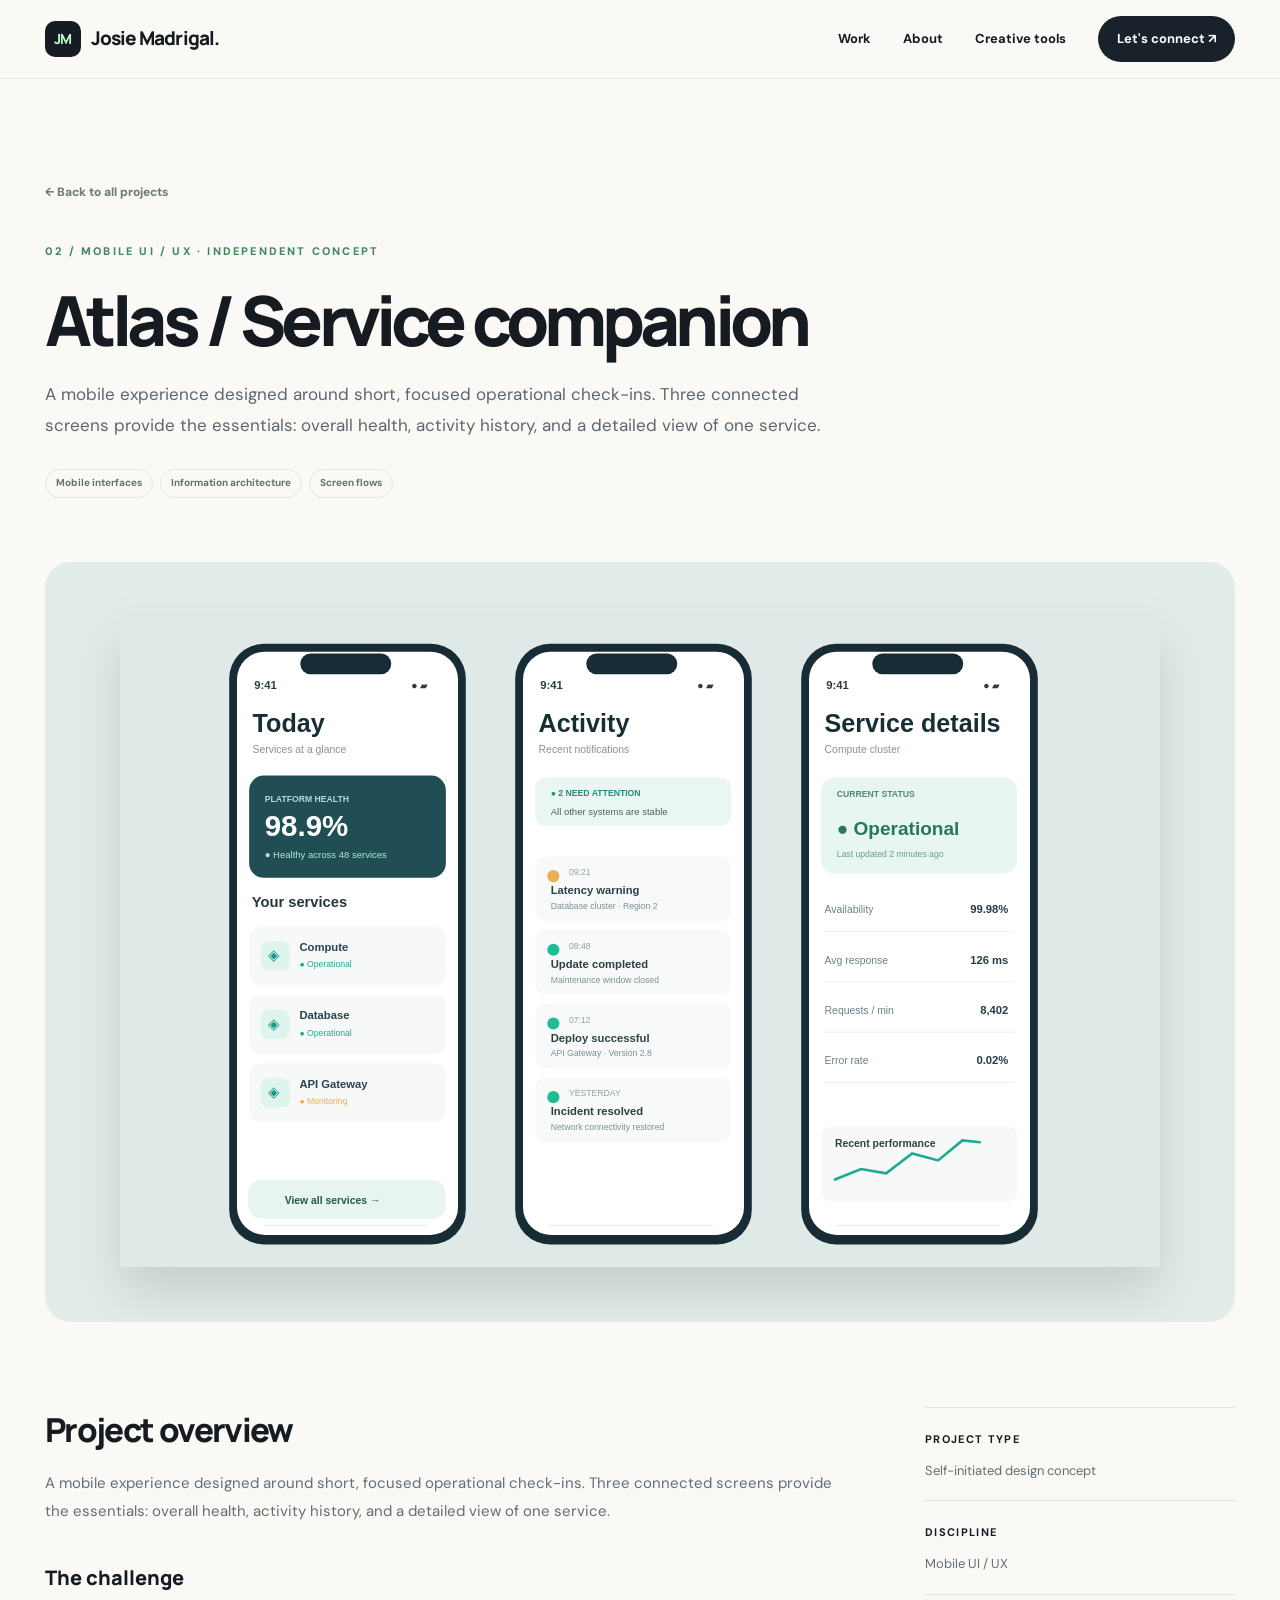
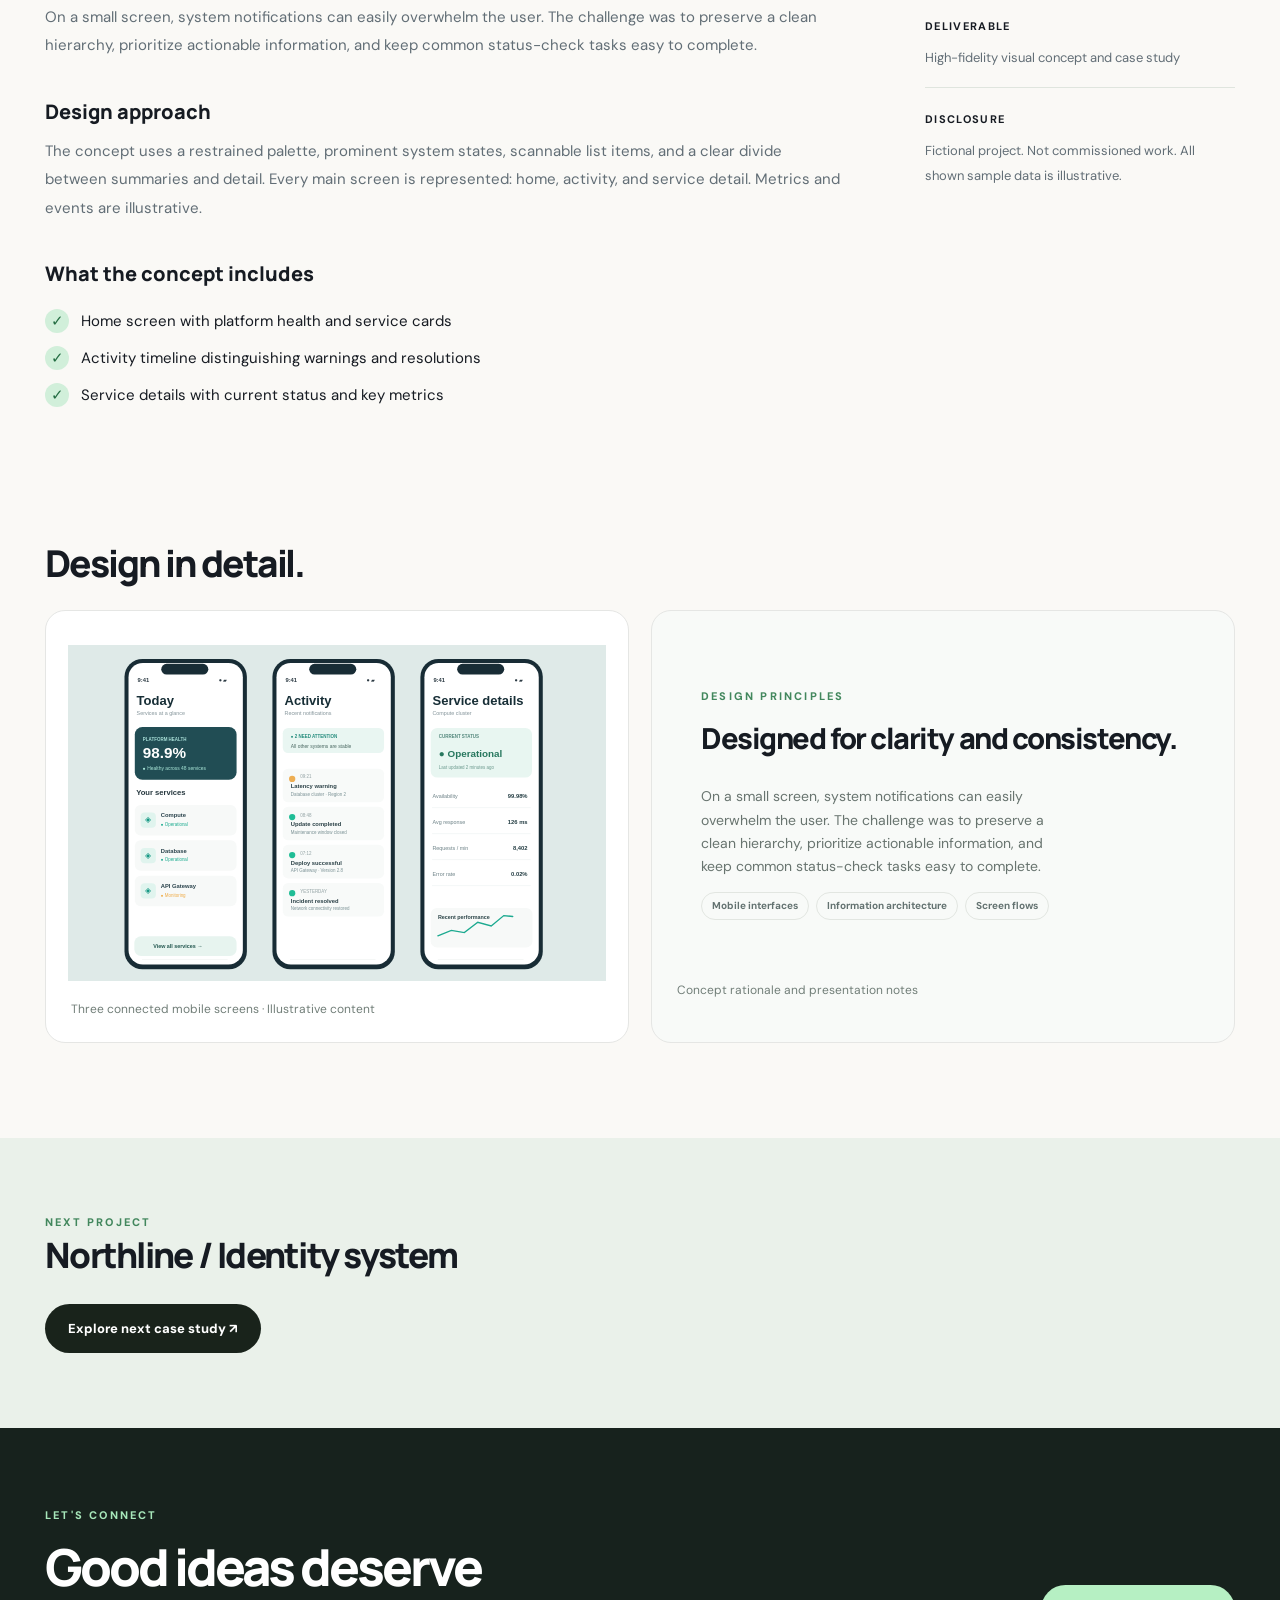
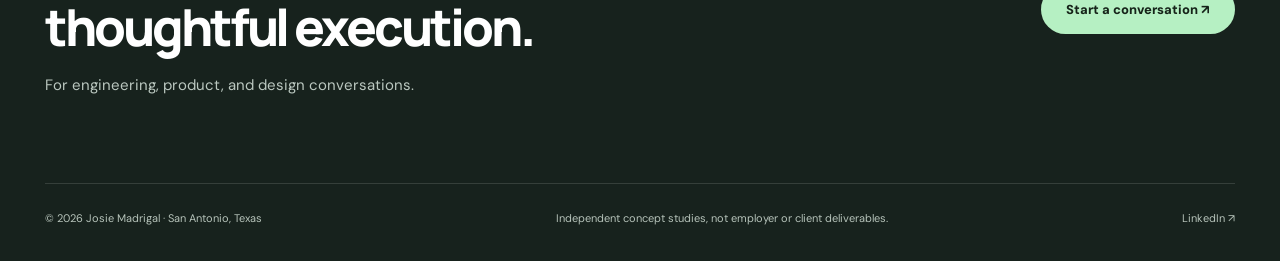
<file: projects/service-companion.html>
<!DOCTYPE html><html lang="en"><head><meta charset="UTF-8"><meta name="viewport" content="width=device-width,initial-scale=1"><meta name="theme-color" content="#faf9f6"><meta name="description" content="Josie Madrigal — selected independent digital product and visual design concept case studies."><title>Atlas / Service companion · Josie Madrigal</title><link rel="stylesheet" href="../assets/style.css"></head><body><header><div class="wrap nav"><a class="logo" href="../index.html"><i>JM</i> Josie Madrigal.</a><button class="menu" id="menu" aria-label="Toggle menu" aria-expanded="false">☰</button><nav class="navlinks" id="navlinks"><a href="../index.html#work">Work</a><a href="../index.html#about">About</a><a href="../index.html#tools">Creative tools</a><a class="navcta" href="../index.html#contact">Let's connect ↗</a></nav></div></header><main><section class="case-hero"><div class="wrap"><a href="../index.html#work" class="back">← Back to all projects</a><div class="eyebrow spark" style="margin-top:38px">02 / MOBILE UI / UX · INDEPENDENT CONCEPT</div><h1>Atlas / Service companion</h1><p class="lead">A mobile experience designed around short, focused operational check-ins. Three connected screens provide the essentials: overall health, activity history, and a detailed view of one service.</p><div class="tagrow"><span class="tag">Mobile interfaces</span><span class="tag">Information architecture</span><span class="tag">Screen flows</span></div></div></section><section class="wrap"><div class="case-preview" style="background:#e2ede9"><img src="../assets/mobile.svg" alt="Full designed visual concept: Atlas / Service companion"></div></section><section class="wrap case-layout"><div><h2>Project overview</h2><p>A mobile experience designed around short, focused operational check-ins. Three connected screens provide the essentials: overall health, activity history, and a detailed view of one service.</p><h3>The challenge</h3><p>On a small screen, system notifications can easily overwhelm the user. The challenge was to preserve a clean hierarchy, prioritize actionable information, and keep common status-check tasks easy to complete.</p><h3>Design approach</h3><p>The concept uses a restrained palette, prominent system states, scannable list items, and a clear divide between summaries and detail. Every main screen is represented: home, activity, and service detail. Metrics and events are illustrative.</p><h3>What the concept includes</h3><ul class="bullets"><li>Home screen with platform health and service cards</li><li>Activity timeline distinguishing warnings and resolutions</li><li>Service details with current status and key metrics</li></ul></div><aside><div class="case-facts"><b>Project type</b><p>Self-initiated design concept</p></div><div class="case-facts"><b>Discipline</b><p>Mobile UI / UX</p></div><div class="case-facts"><b>Deliverable</b><p>High-fidelity visual concept and case study</p></div><div class="case-facts"><b>Disclosure</b><p>Fictional project. Not commissioned work. All shown sample data is illustrative.</p></div></aside></section><section class="wrap gallery"><h2>Design in detail.</h2><div class="gallery-grid"><figure class="gallery-figure"><img src="../assets/mobile.svg" alt="Full composition of Atlas / Service companion"><figcaption>Three connected mobile screens · Illustrative content</figcaption></figure><figure class="gallery-figure" style="background:#f8faf8"><div style="padding:27px;display:flex;flex-direction:column;justify-content:center;min-height:340px"><span class="eyebrow spark">DESIGN PRINCIPLES</span><h3 style="font:800 29px/1.2 Manrope;letter-spacing:-.05em;margin:16px 0">Designed for clarity and consistency.</h3><p style="font-size:14px;color:#68746f;max-width:370px">On a small screen, system notifications can easily overwhelm the user. The challenge was to preserve a clean hierarchy, prioritize actionable information, and keep common status-check tasks easy to complete.</p><div class="tagrow"><span class="tag">Mobile interfaces</span><span class="tag">Information architecture</span><span class="tag">Screen flows</span></div></div><figcaption>Concept rationale and presentation notes</figcaption></figure></div></section><section class="case-bottom"><div class="wrap"><div class="eyebrow spark">NEXT PROJECT</div><h2>Northline / Identity system</h2><a href="northline-identity.html">Explore next case study ↗</a></div></section></main><footer class="footer" id="contact"><div class="wrap"><div class="footer-inner"><div><div class="eyebrow" style="color:#a7e7ba">LET'S CONNECT</div><h2>Good ideas deserve<br>thoughtful execution.</h2><p>For engineering, product, and design conversations.</p></div><a class="button" href="mailto:josiemadrigal251@gmail.com?subject=Portfolio%20Inquiry">Start a conversation ↗</a></div><div class="fineprint"><span>© 2026 Josie Madrigal · San Antonio, Texas</span><span>Independent concept studies, not employer or client deliverables.</span><a href="https://www.linkedin.com/in/josie-madrigal-56b614447" target="_blank" rel="noopener">LinkedIn ↗</a></div></div></footer><script>const m=document.getElementById('menu'),n=document.getElementById('navlinks');m?.addEventListener('click',()=>{const on=n.classList.toggle('open');m.setAttribute('aria-expanded',String(on));m.textContent=on?'×':'☰'});document.querySelectorAll('.navlinks a').forEach(a=>a.addEventListener('click',()=>{n.classList.remove('open');if(m)m.setAttribute('aria-expanded','false')}));document.querySelectorAll('[data-filter]').forEach(btn=>btn.addEventListener('click',()=>{let v=btn.dataset.filter;document.querySelectorAll('[data-filter]').forEach(b=>b.setAttribute('aria-pressed',String(b===btn)));document.querySelectorAll('[data-category]').forEach(el=>{el.hidden=v!=='all'&&el.dataset.category!==v})}));</script></body></html>
</file>
<file: assets/style.css>
@import url('https://fonts.googleapis.com/css2?family=DM+Sans:wght@400;500;600;700&family=Manrope:wght@400;500;600;700;800&display=swap');
:root{--ink:#161b22;--muted:#66717b;--paper:#faf9f6;--stroke:#e7e9e9;--accent:#a5efbb;--lime:#b9ec76;--blue:#5368e8;--max:1190px}*{box-sizing:border-box}html{scroll-behavior:smooth}body{margin:0;background:var(--paper);font:15px/1.65 'DM Sans',sans-serif;color:var(--ink);-webkit-font-smoothing:antialiased}a{color:inherit;text-decoration:none}button{font:inherit;cursor:pointer}img{max-width:100%;display:block}.wrap{width:min(var(--max),calc(100% - 76px));margin:auto}header{background:#faf9f6ed;backdrop-filter:blur(16px);border-bottom:1px solid #e9e9e4;position:sticky;top:0;z-index:20}.nav{height:78px;display:flex;align-items:center;gap:30px}.logo{display:flex;align-items:center;gap:10px;font-weight:800;font-family:Manrope;letter-spacing:-.05em;font-size:19px}.logo i{background:#171c24;color:#b6f5c6;display:grid;place-items:center;width:36px;height:36px;border-radius:10px;font-style:normal;font-size:14px}.navlinks{margin-left:auto;display:flex;align-items:center;gap:32px;font-size:13px;font-weight:700}.navlinks a:hover{color:#496e62}.navcta{background:#19212a;color:white;padding:12px 19px;border-radius:99px}.navcta:hover{color:#b9ec76!important}.menu{display:none;margin-left:auto;border:0;background:none;font-size:24px}.eyebrow{font-size:11px;letter-spacing:.20em;text-transform:uppercase;font-weight:800}.hero{padding:111px 0 100px}.hero-inner{display:grid;grid-template-columns:1.03fr .97fr;gap:60px;align-items:center}.spark{color:#42875d}.hero h1{font:800 clamp(47px,5.4vw,79px)/1.09 Manrope,sans-serif;letter-spacing:-.075em;margin:22px 0 24px}.hero h1 span{color:#538a6c}.lead{font-size:17px;color:#5b666d;max-width:630px;line-height:1.83}.hero .lead{max-width:560px}.buttonrow{display:flex;gap:12px;flex-wrap:wrap;margin-top:34px}.button{display:inline-flex;gap:12px;align-items:center;justify-content:center;border-radius:99px;padding:13px 24px;font-size:13px;font-weight:800;border:1px solid #171c24;background:#171c24;color:white;transition:transform .2s}.button:hover{transform:translateY(-3px)}.button.secondary{background:transparent;color:#171c24}.hero-art{min-height:500px;position:relative;border-radius:28px;overflow:hidden;background:#d5e7e2;display:grid;place-items:center;padding:35px}.hero-art:before{content:'';position:absolute;width:600px;height:600px;border:1px solid #9cbbb1;border-radius:50%;top:-330px;right:-120px;box-shadow:0 0 0 90px #b8d6c944,0 0 0 190px #b8d6c922}.hero-art img{width:100%;border-radius:13px;box-shadow:0 28px 70px #2546384c;position:relative;transform:rotate(-4deg)}.hero-sticker{position:absolute;bottom:31px;right:17px;background:#1c2b25;color:#c2f6d0;font-weight:800;font-size:12px;padding:15px 20px;border-radius:14px;box-shadow:0 10px 20px #0002}.meta-strip{border-top:1px solid #e6e8e5;border-bottom:1px solid #e6e8e5;background:white}.meta-strip .wrap{display:flex;justify-content:space-between;gap:15px;padding:25px 0}.meta-strip span{font-size:12px;font-weight:800;color:#6e7778}.section{padding:104px 0}.section.alt{background:#f0f3ef}.section-heading{display:flex;justify-content:space-between;align-items:flex-end;gap:45px;margin-bottom:38px}.section-heading h2{font:800 clamp(32px,4vw,51px)/1.15 Manrope;letter-spacing:-.065em;margin:12px 0 0}.section-heading p{max-width:400px;font-size:14px;color:var(--muted);margin:0}.filters{display:flex;gap:8px;flex-wrap:wrap;margin-bottom:30px}.filter{border:1px solid #dce1de;border-radius:100px;background:white;padding:11px 17px;color:#536066;font-size:12px;font-weight:800}.filter[aria-pressed=true]{background:#1a2421;color:white;border-color:#1a2421}.cards{display:grid;grid-template-columns:1fr 1fr;gap:30px}.workcard{background:#fff;border:1px solid #e8eae6;border-radius:23px;overflow:hidden;transition:.25s}.workcard:hover{transform:translateY(-5px);box-shadow:0 20px 45px #1a302014}.workcard[hidden]{display:none}.workshot{aspect-ratio:1.50;display:grid;place-items:center;overflow:hidden;position:relative;padding:25px}.workshot img{width:100%;height:100%;object-fit:contain;filter:drop-shadow(0 13px 19px #0002);transition:transform .35s}.workcard:hover img{transform:scale(1.035)}.workshot .arrow{position:absolute;right:22px;bottom:20px;width:43px;height:43px;display:grid;place-items:center;border-radius:50%;background:white;font-size:21px;font-weight:700}.worktext{padding:27px 29px 32px}.worktext .category{font-size:10px;font-weight:800;letter-spacing:.16em;text-transform:uppercase;color:#64866f}.worktext h3{font:800 23px Manrope;letter-spacing:-.055em;margin:9px 0}.worktext p{font-size:13px;color:#657077;margin:0 0 20px;min-height:45px}.tagrow{display:flex;gap:7px;flex-wrap:wrap}.tag{font-size:10px;font-weight:700;padding:5px 10px;border:1px solid #e2e6e1;border-radius:99px;color:#637270}.note{font-size:11px;color:#869087;margin-top:15px}.bio-grid{display:grid;grid-template-columns:.85fr 1.15fr;gap:90px;align-items:center}.bio-art{background:#182720;border-radius:24px;min-height:400px;padding:40px;color:#f5fff4;position:relative;overflow:hidden}.bio-art h2{font:800 clamp(37px,4vw,57px)/1.23 Manrope;letter-spacing:-.065em;position:relative;z-index:2}.bio-art h2 em{font-style:normal;color:#a4edb9}.bio-art:after{content:'';position:absolute;border:1px solid #6d9984;border-radius:50%;width:390px;height:390px;right:-180px;bottom:-160px;box-shadow:0 0 0 70px #45655230,0 0 0 150px #45655220}.bio-copy h2{font:800 clamp(32px,3.6vw,48px)/1.2 Manrope;letter-spacing:-.06em}.bio-copy p{color:#667079;line-height:1.9}.bullets{list-style:none;padding:0;display:grid;gap:12px;margin-top:22px}.bullets li:before{content:'✓';display:inline-grid;place-items:center;background:#d1efda;border-radius:50%;width:24px;height:24px;margin-right:12px;color:#236c42}.tools{display:grid;grid-template-columns:repeat(3,1fr);gap:16px}.tool{border:1px solid #e4e7e2;background:white;border-radius:18px;padding:27px;min-height:170px}.tool b{display:block;font:800 17px Manrope;letter-spacing:-.03em;margin:14px 0 7px}.tool span{font-size:13px;color:#6d757a}.toolicon{width:41px;height:41px;background:#e5f3ea;color:#2b6140;border-radius:12px;display:grid;place-items:center;font-weight:800}.footer{background:#17221d;color:white;padding:78px 0 34px}.footer-inner{display:flex;justify-content:space-between;gap:60px;align-items:center}.footer h2{font:800 clamp(34px,4vw,51px)/1.19 Manrope;letter-spacing:-.06em;margin:12px 0 14px}.footer p{color:#bbc8c0}.footer .button{background:#b6f0c3;color:#162319;border-color:transparent}.fineprint{border-top:1px solid #ffffff21;margin-top:70px;padding-top:25px;display:flex;justify-content:space-between;gap:20px;color:#b6c3ba;font-size:11px}
.case-hero{padding:100px 0 64px}.back{font-size:12px;font-weight:800;color:#6c7c72}.back:hover{text-decoration:underline}.case-hero h1{font:800 clamp(45px,5.4vw,76px)/1.09 Manrope;letter-spacing:-.07em;max-width:920px;margin:22px 0}.case-hero .lead{max-width:790px}.case-hero .tagrow{margin-top:28px}.case-preview{border-radius:26px;overflow:hidden;min-height:510px;display:grid;place-items:center;padding:55px;background:#e7edeb}.case-preview img{max-width:1050px;width:100%;max-height:650px;object-fit:contain;filter:drop-shadow(0 24px 25px #0002)}.case-layout{display:grid;grid-template-columns:1fr 310px;gap:85px;padding:85px 0}.case-layout h2{font:800 33px Manrope;letter-spacing:-.05em;margin:0 0 17px}.case-layout h3{font:800 20px Manrope;margin:38px 0 12px}.case-layout p{color:#626e76;margin:0 0 17px;line-height:1.9}.case-facts{border-top:1px solid #dfe5de;padding-top:18px}.case-facts b{font-size:11px;letter-spacing:.12em;text-transform:uppercase}.case-facts p{font-size:13px;margin-top:8px}.gallery{padding:0 0 95px}.gallery h2{font:800 37px Manrope;letter-spacing:-.055em;margin-bottom:22px}.gallery-grid{display:grid;grid-template-columns:1fr 1fr;gap:22px}.gallery-figure{margin:0;border:1px solid #e5e6e4;background:white;padding:22px;border-radius:20px}.gallery-figure img{width:100%;aspect-ratio:1.5;object-fit:contain}.gallery-figure figcaption{font-size:12px;color:#717e78;padding:8px 3px 0}.case-bottom{background:#eaf1ea;padding:75px 0}.case-bottom h2{font:800 35px Manrope;letter-spacing:-.05em;margin:0 0 25px}.case-bottom a{display:inline-flex;background:#19231b;color:white;padding:14px 23px;border-radius:100px;font-size:13px;font-weight:800}
@media(max-width:900px){.wrap{width:min(100% - 42px,1190px)}.hero-inner,.bio-grid{grid-template-columns:1fr;gap:36px}.hero-art{min-height:370px}.case-layout{grid-template-columns:1fr;gap:25px}.section{padding:74px 0}.tools{grid-template-columns:repeat(2,1fr)}}@media(max-width:640px){.wrap{width:calc(100% - 34px)}.nav{height:68px}.navlinks{display:none;position:absolute;left:0;right:0;top:68px;background:var(--paper);padding:24px;flex-direction:column;align-items:stretch;border-bottom:1px solid #ddd}.navlinks.open{display:flex}.menu{display:block}.hero{padding:65px 0}.hero h1{font-size:47px}.hero-art{min-height:265px;padding:20px}.meta-strip .wrap{flex-wrap:wrap}.cards,.gallery-grid,.tools{grid-template-columns:1fr}.section-heading{display:block}.section-heading p{margin-top:17px}.case-preview{min-height:270px;padding:20px}.case-hero{padding:60px 0 36px}.case-hero h1{font-size:44px}.case-layout{padding:52px 0}.footer-inner,.fineprint{display:block}.footer .button{margin-top:15px}}
</file>
